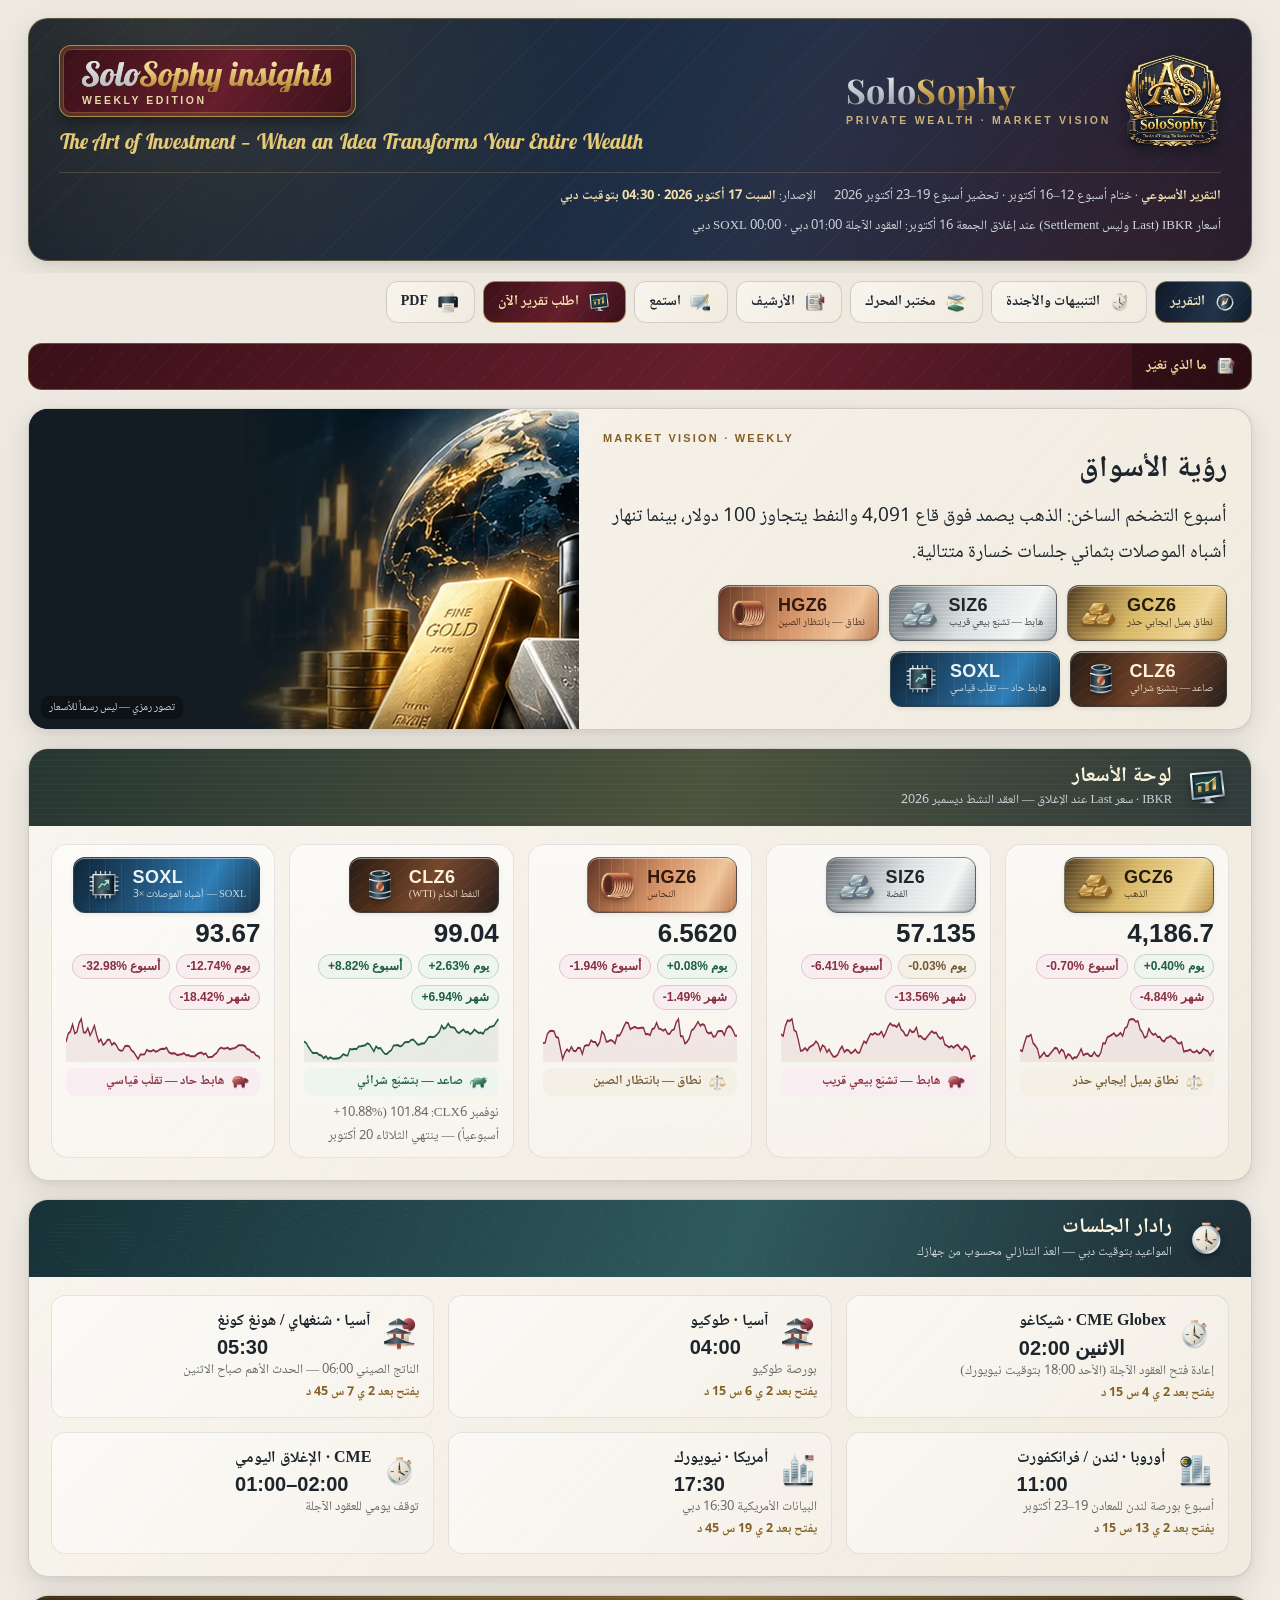
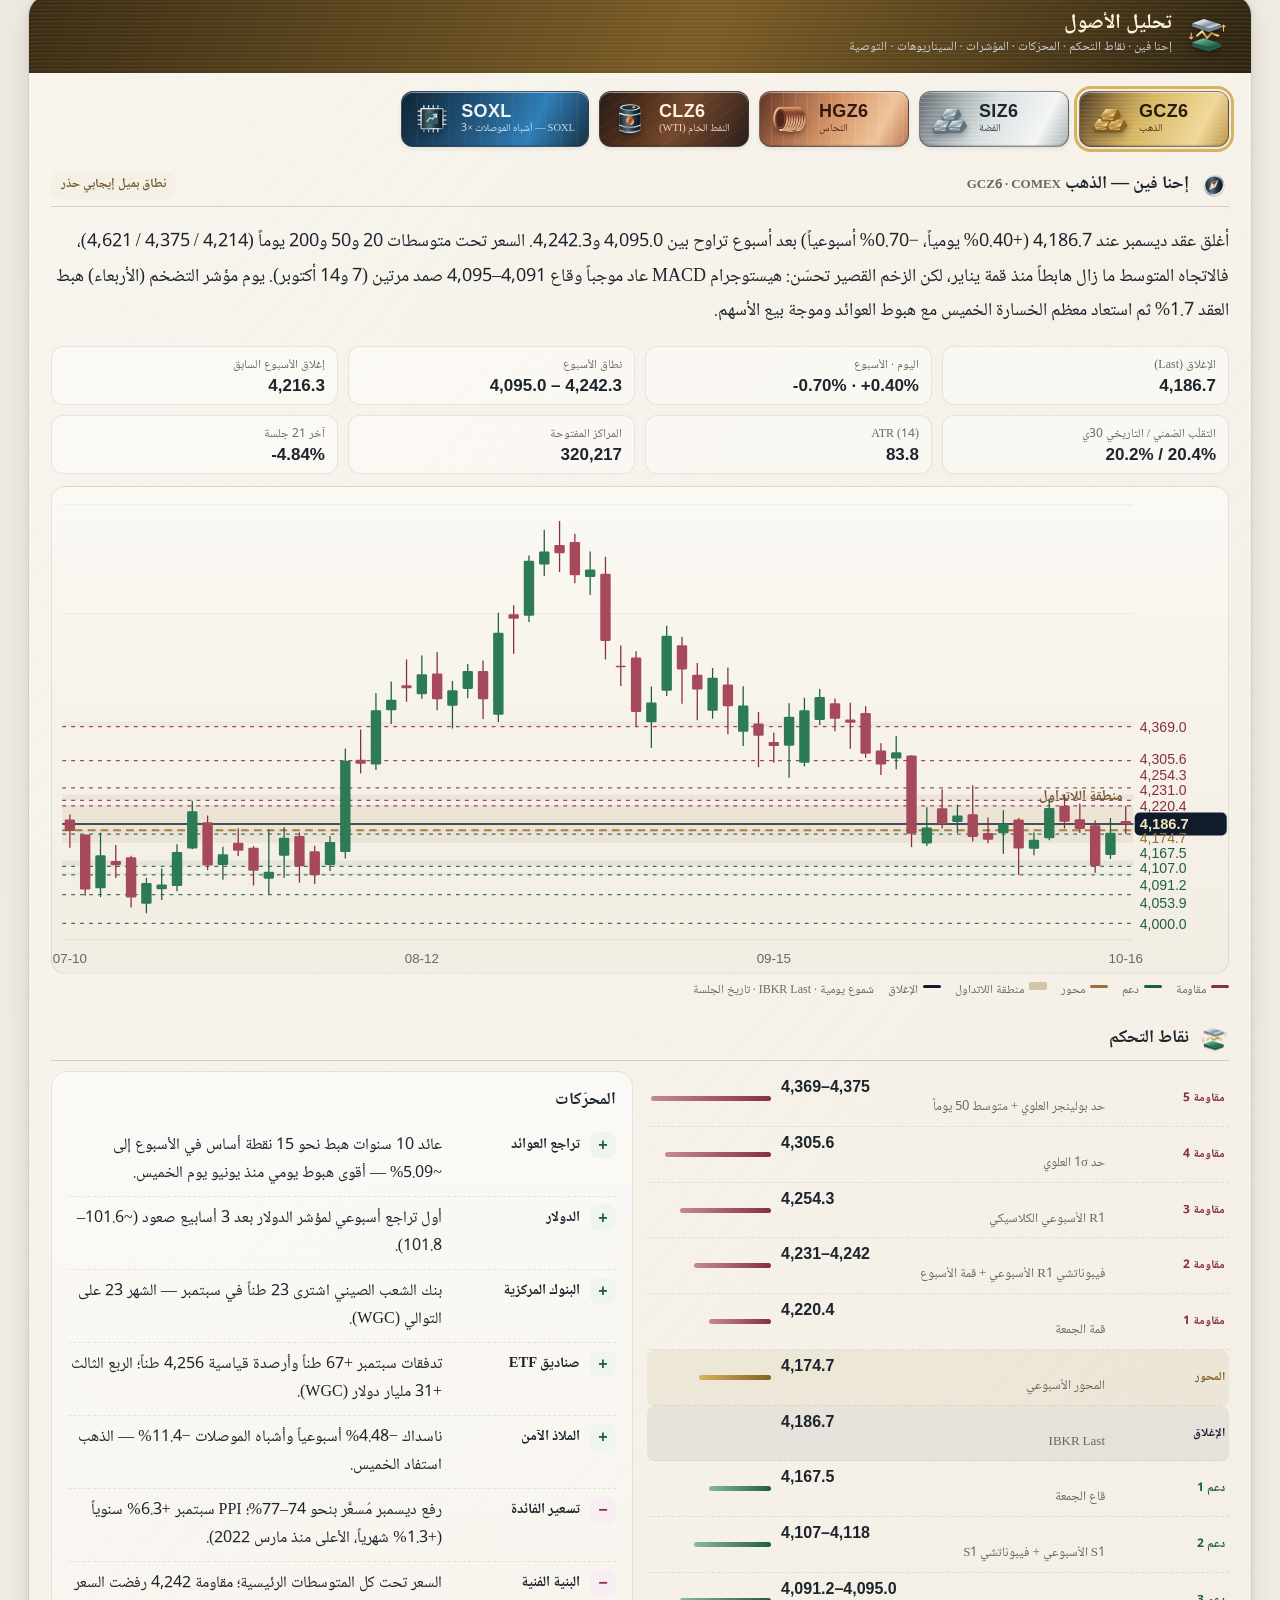
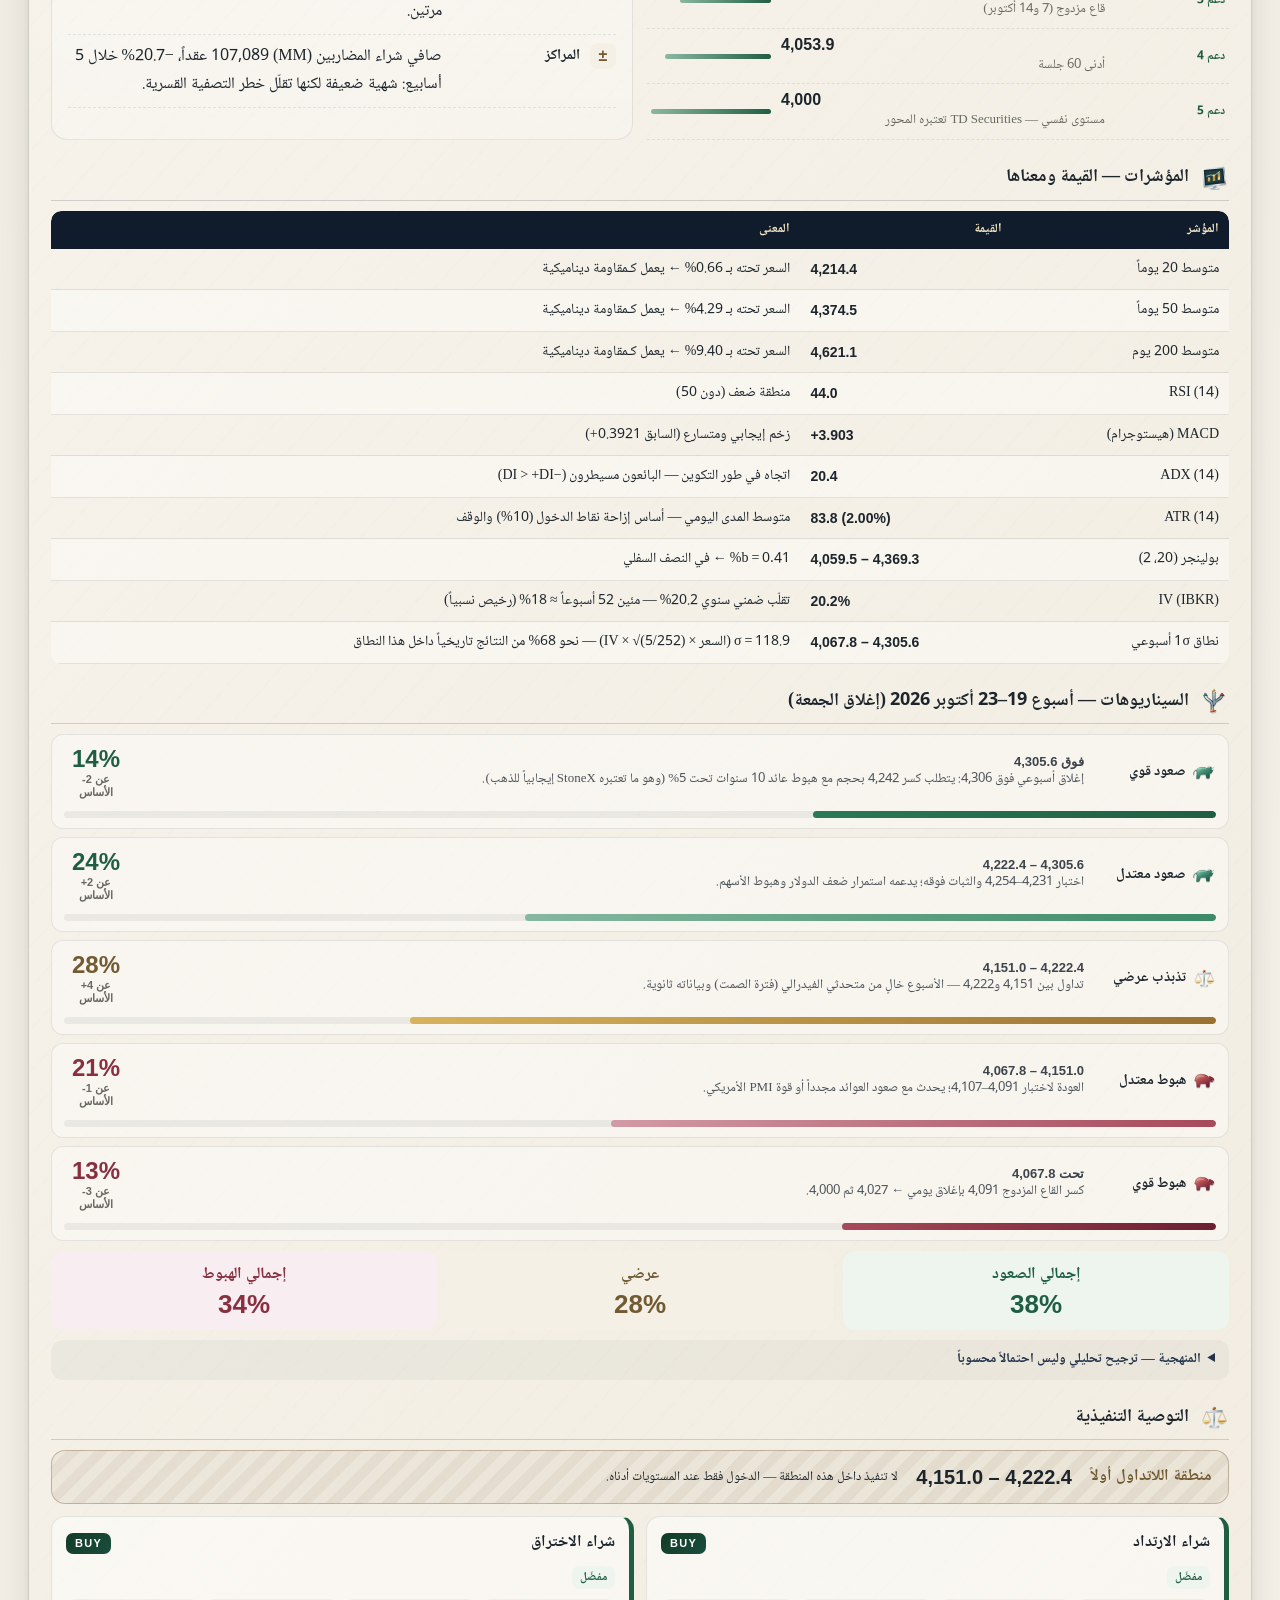
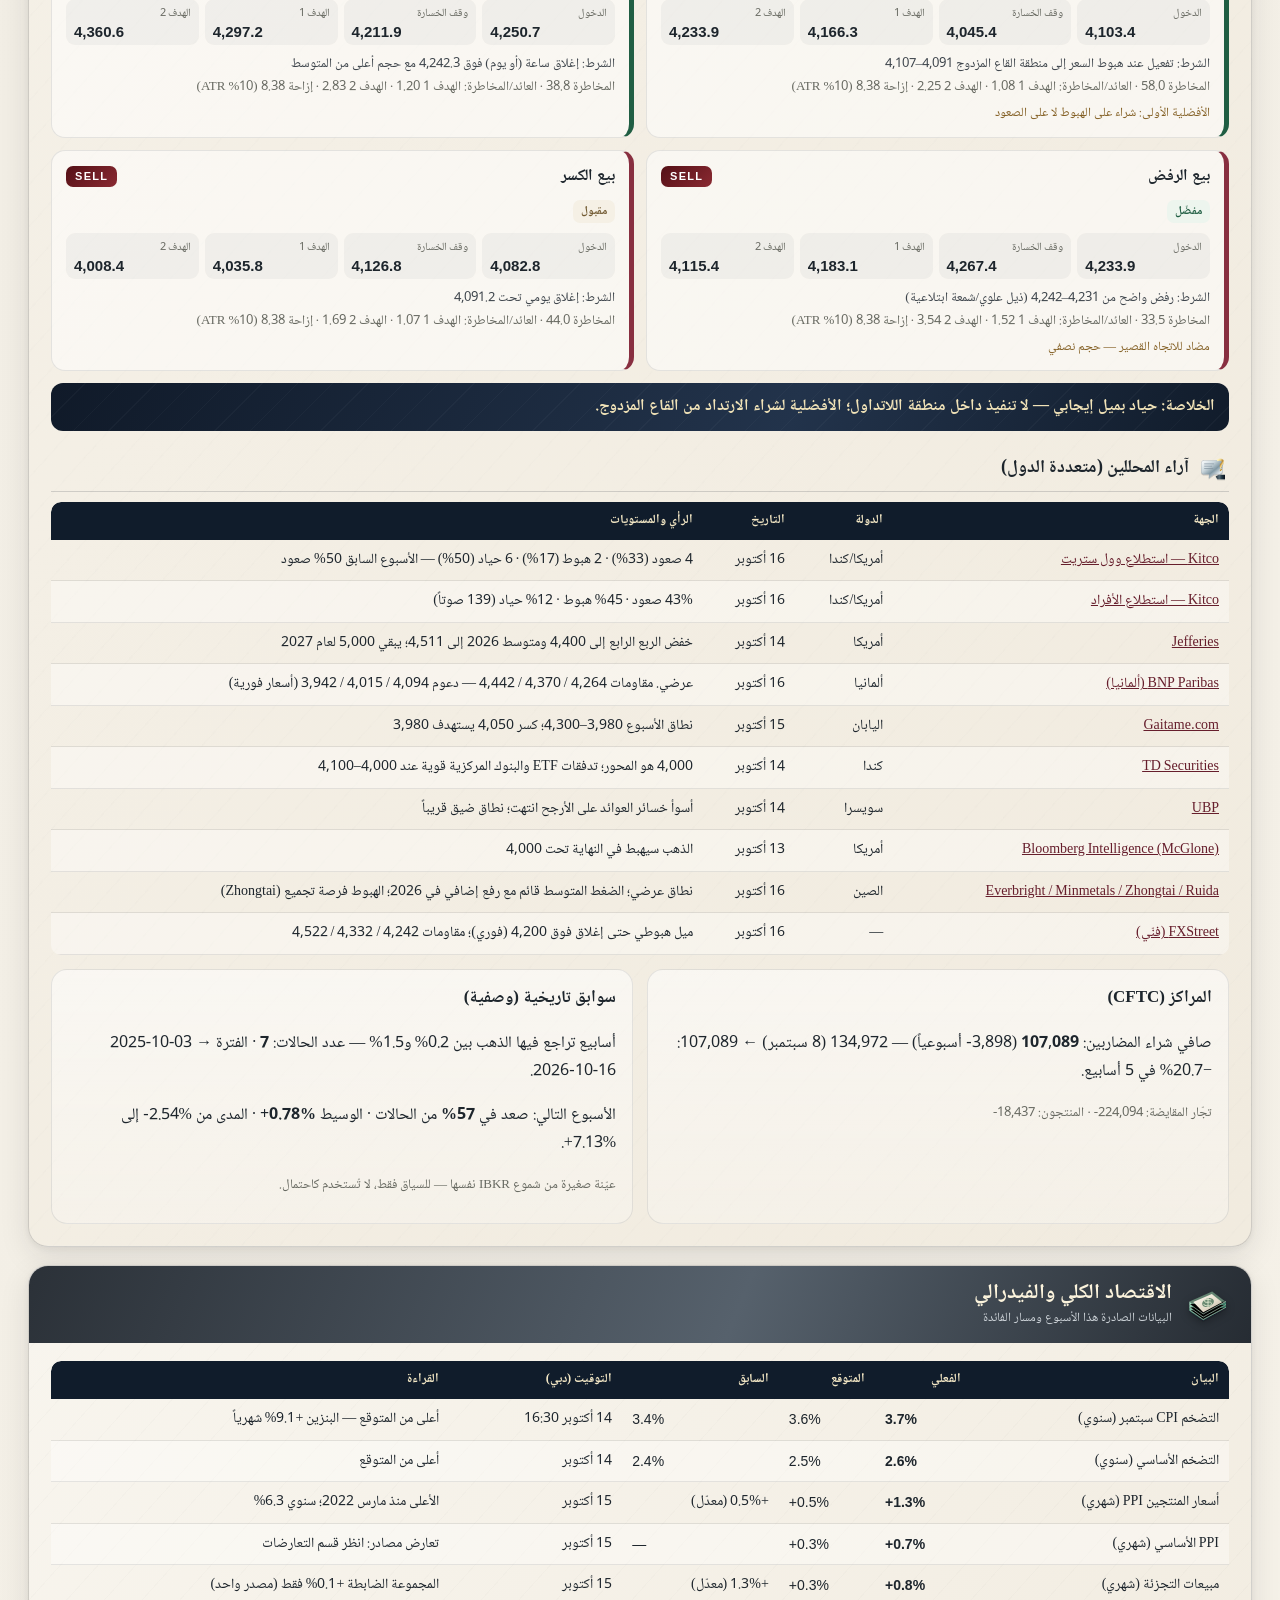
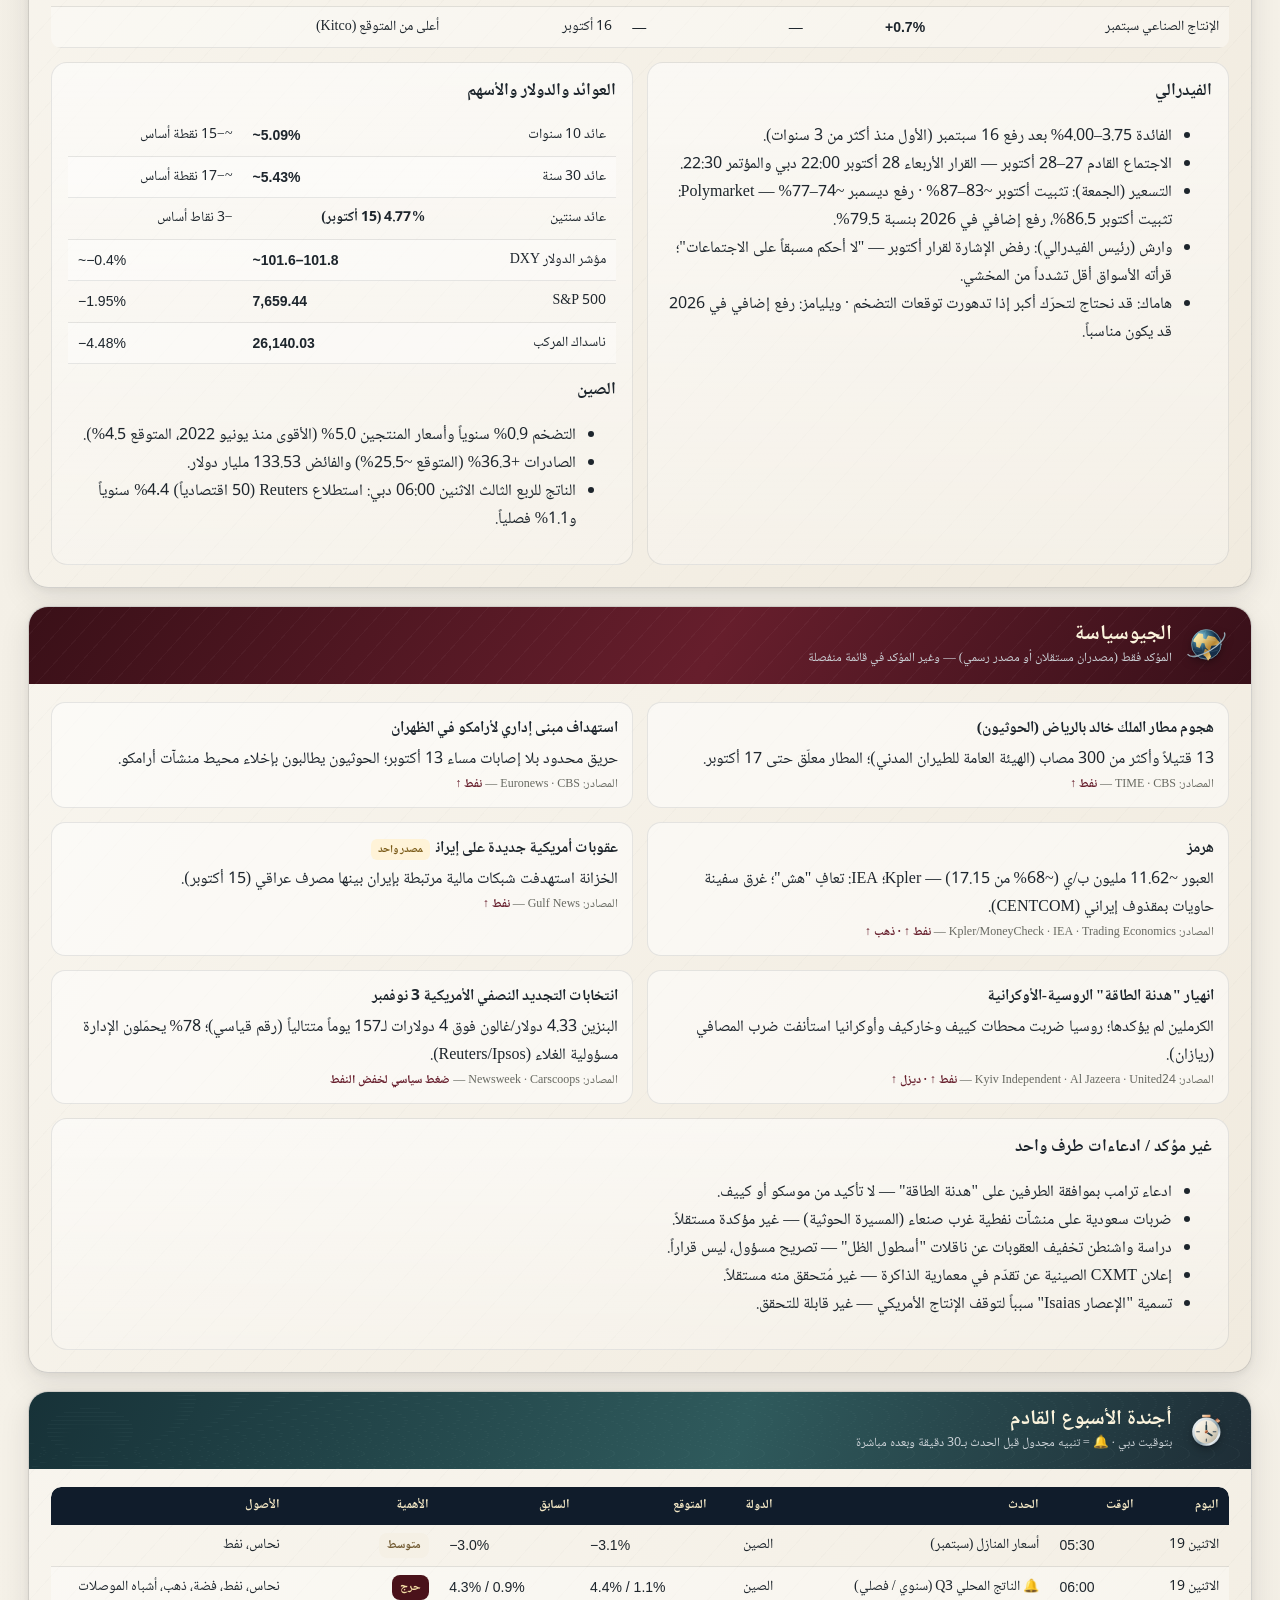
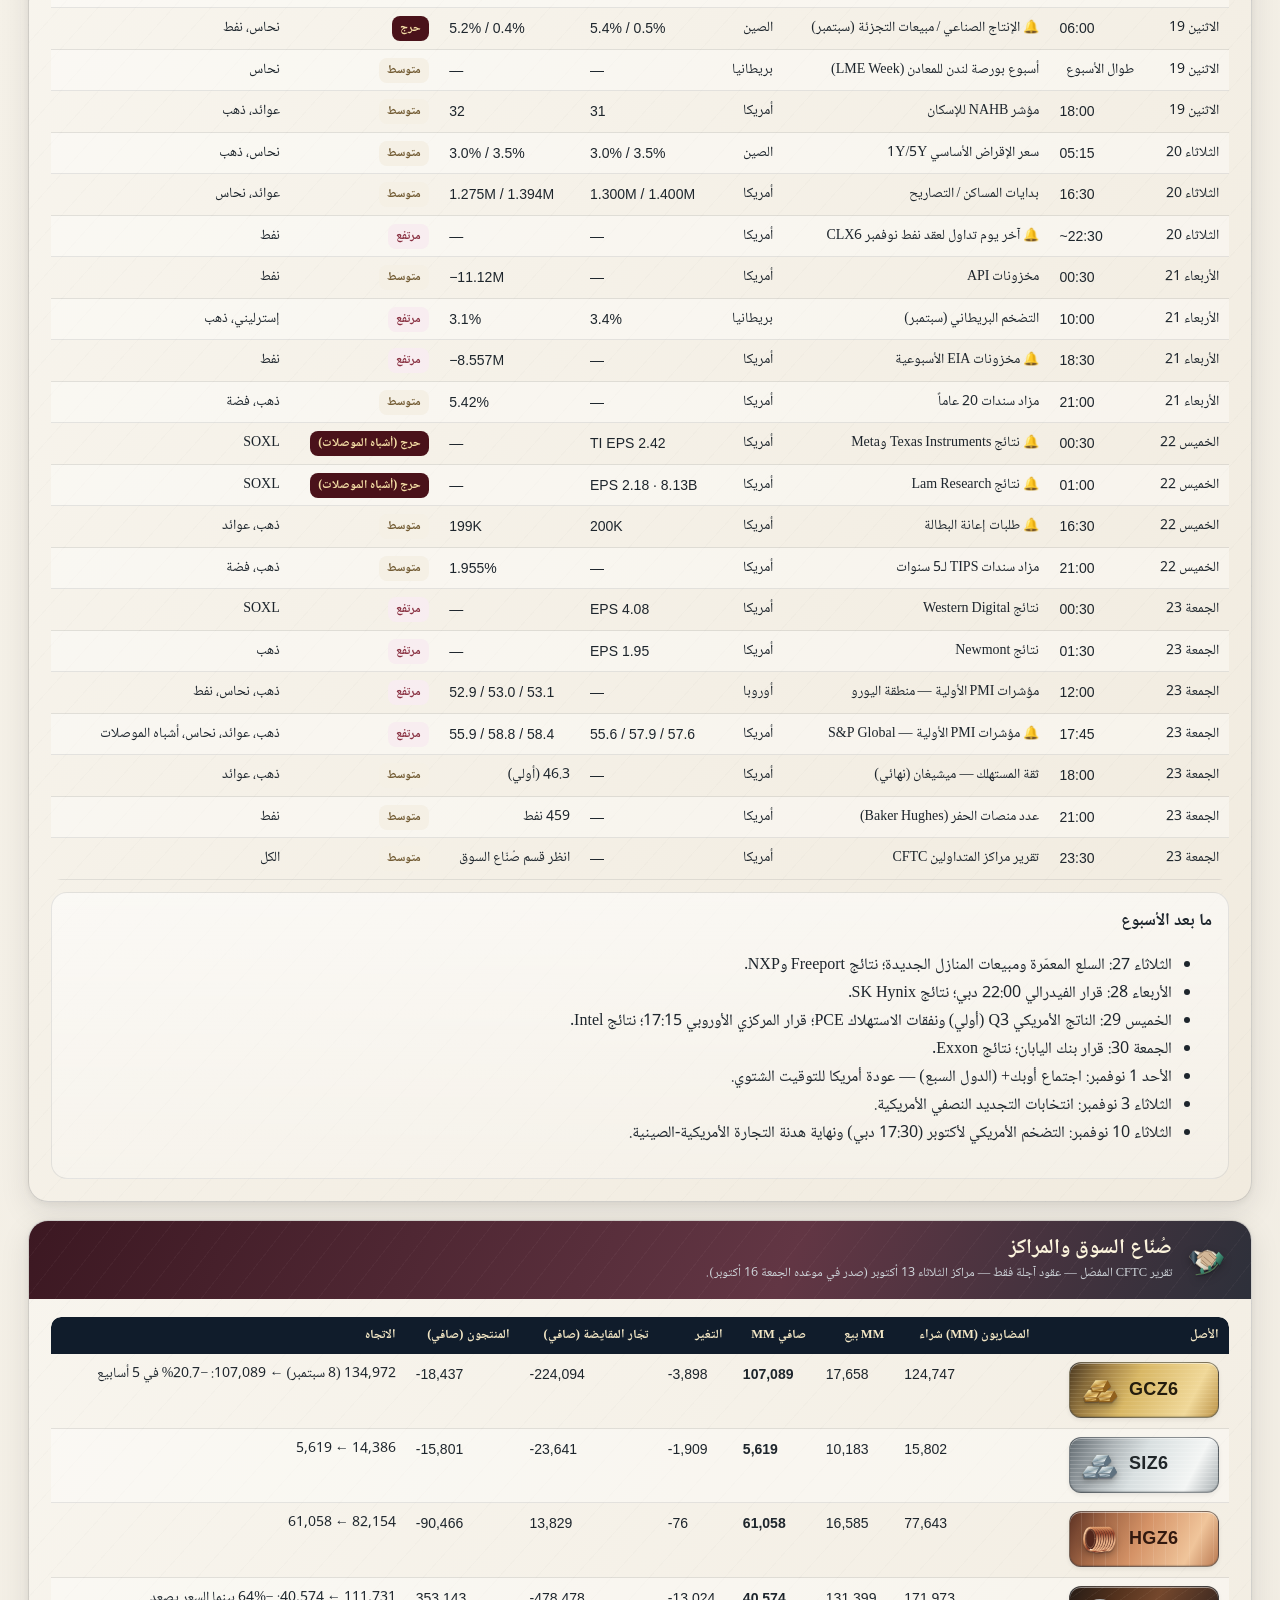
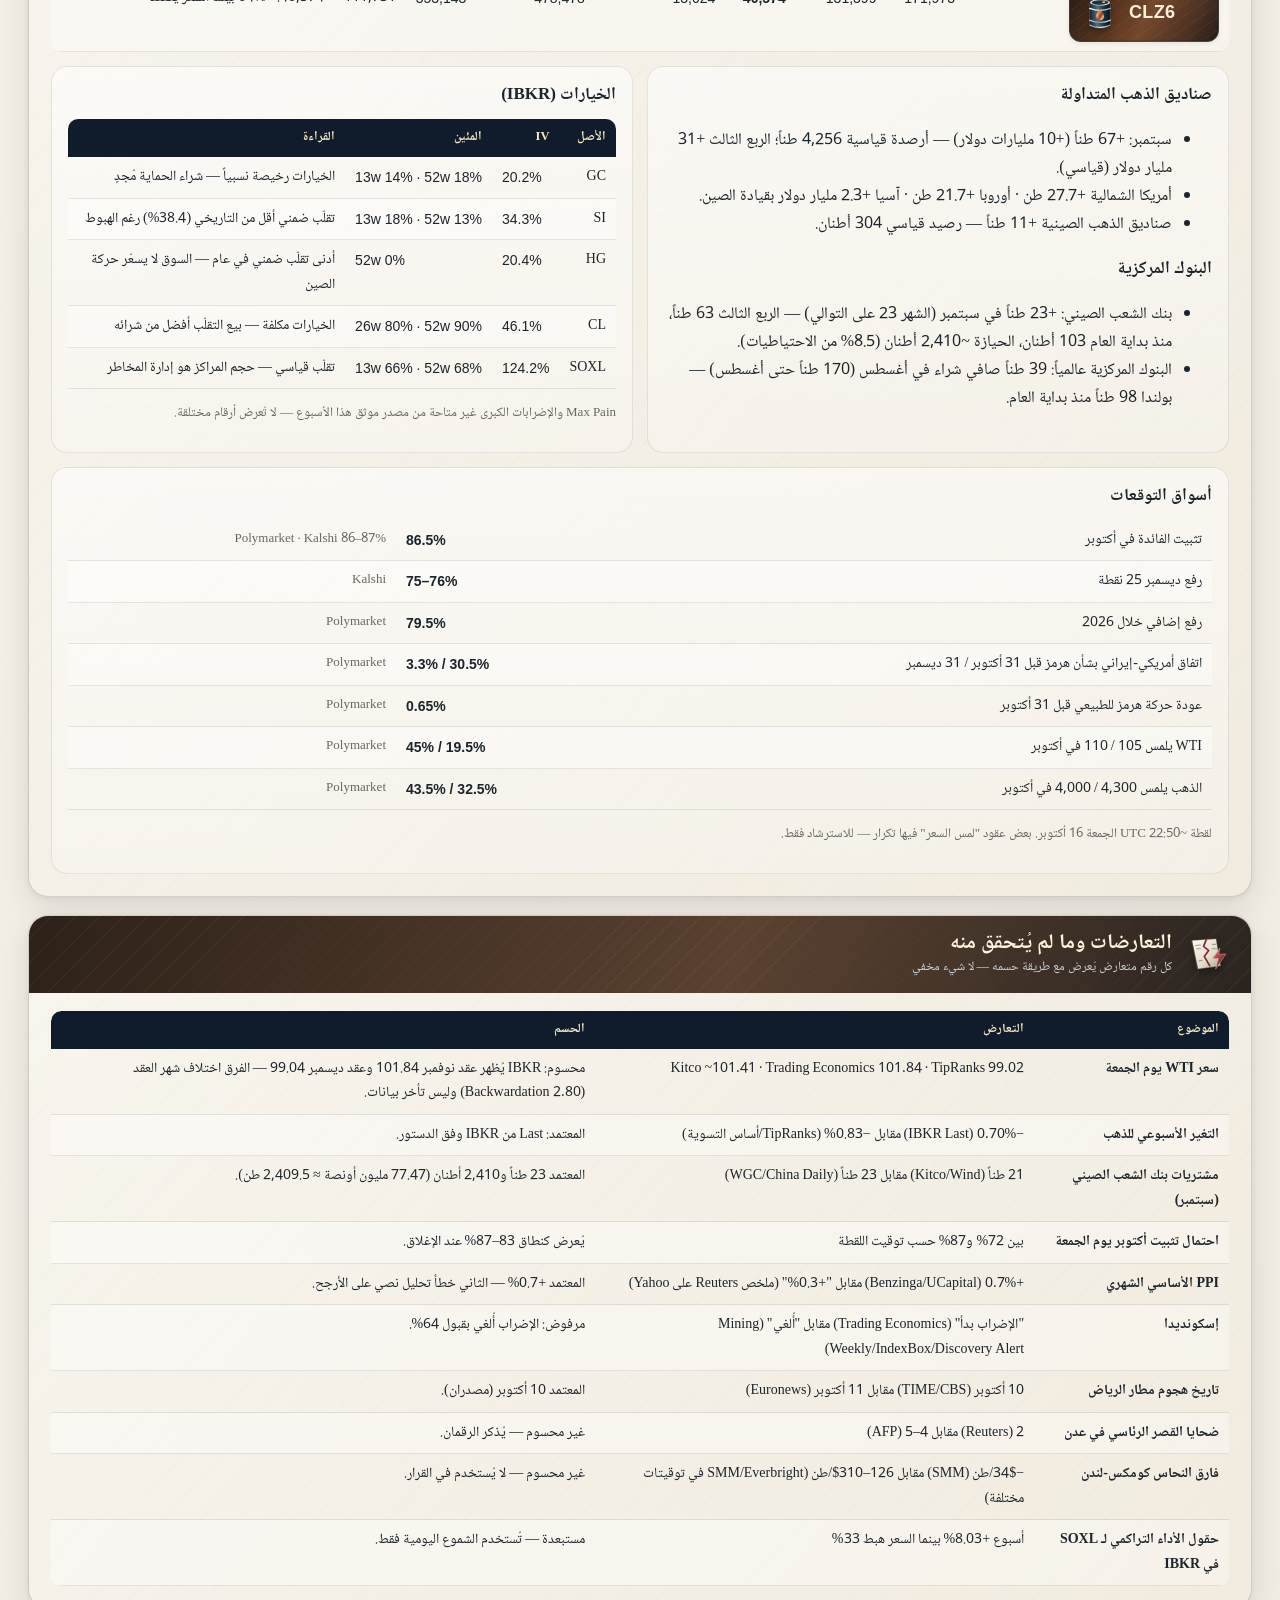
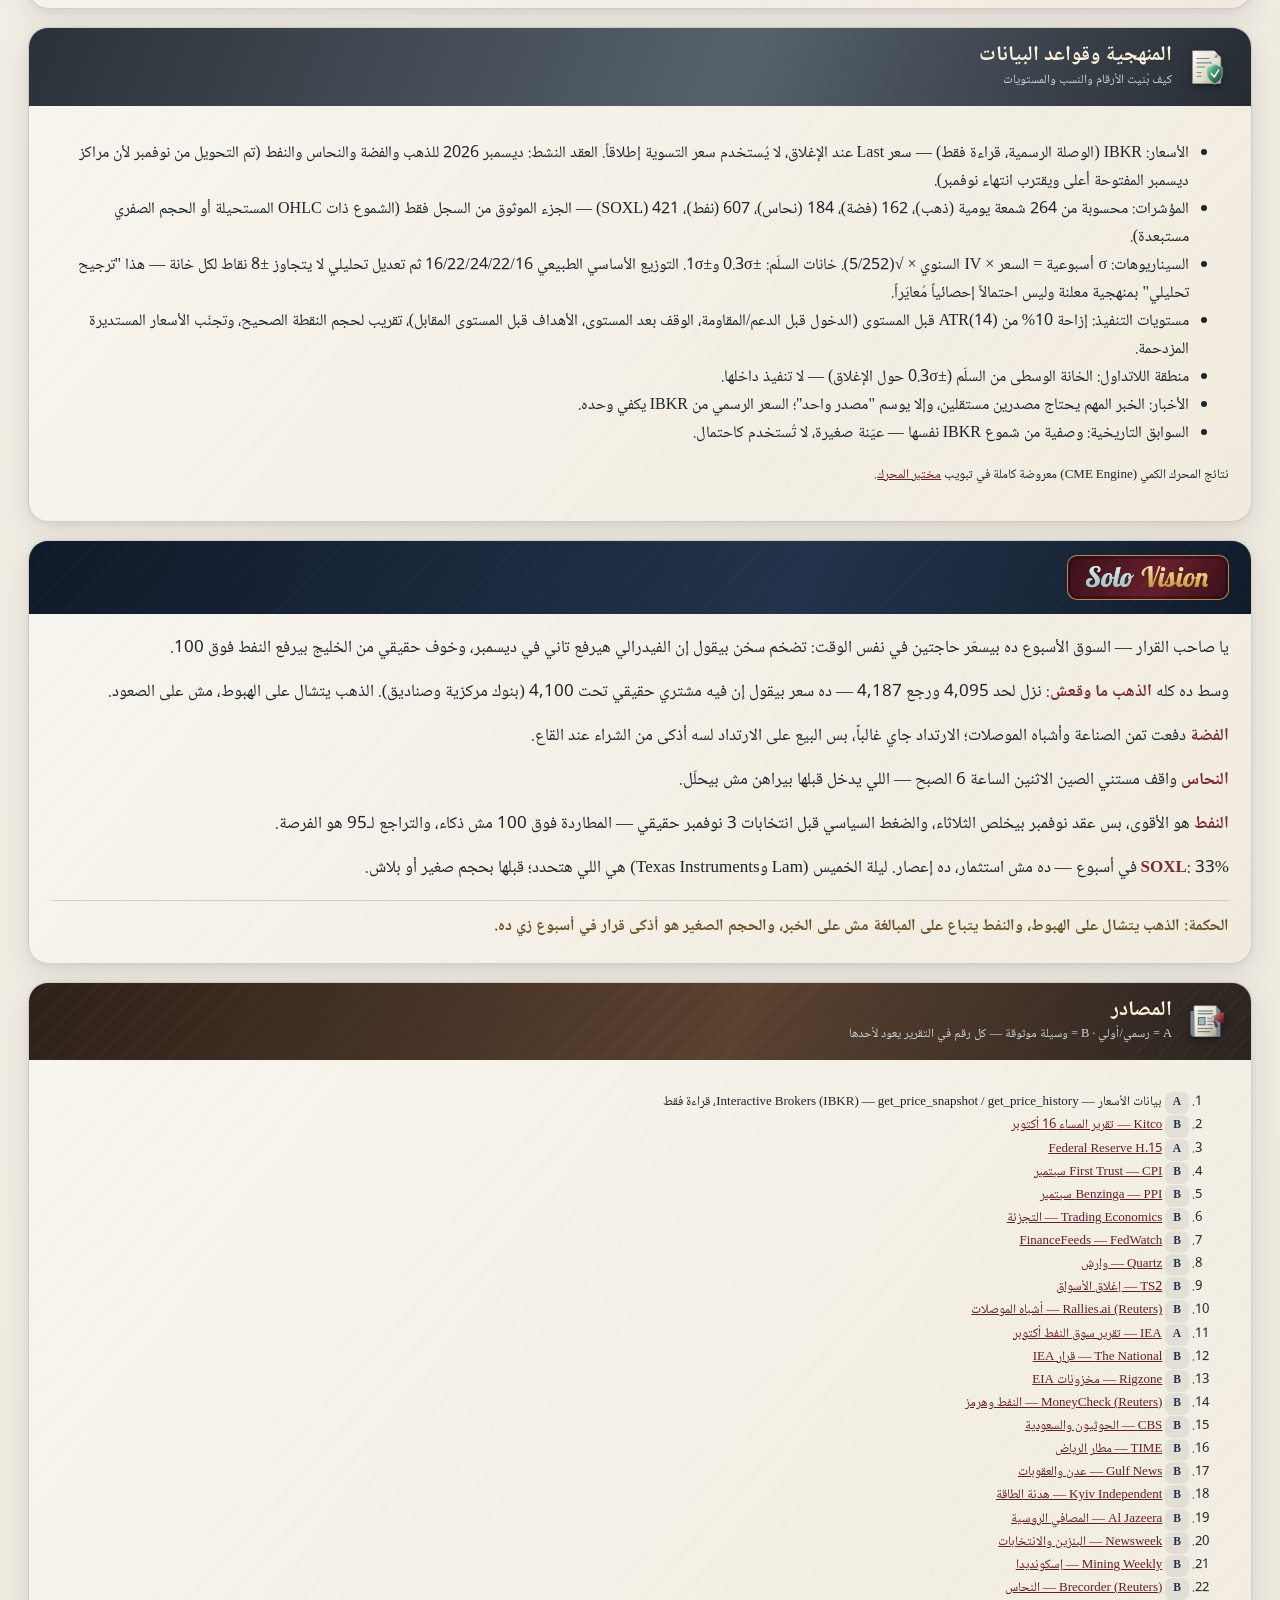
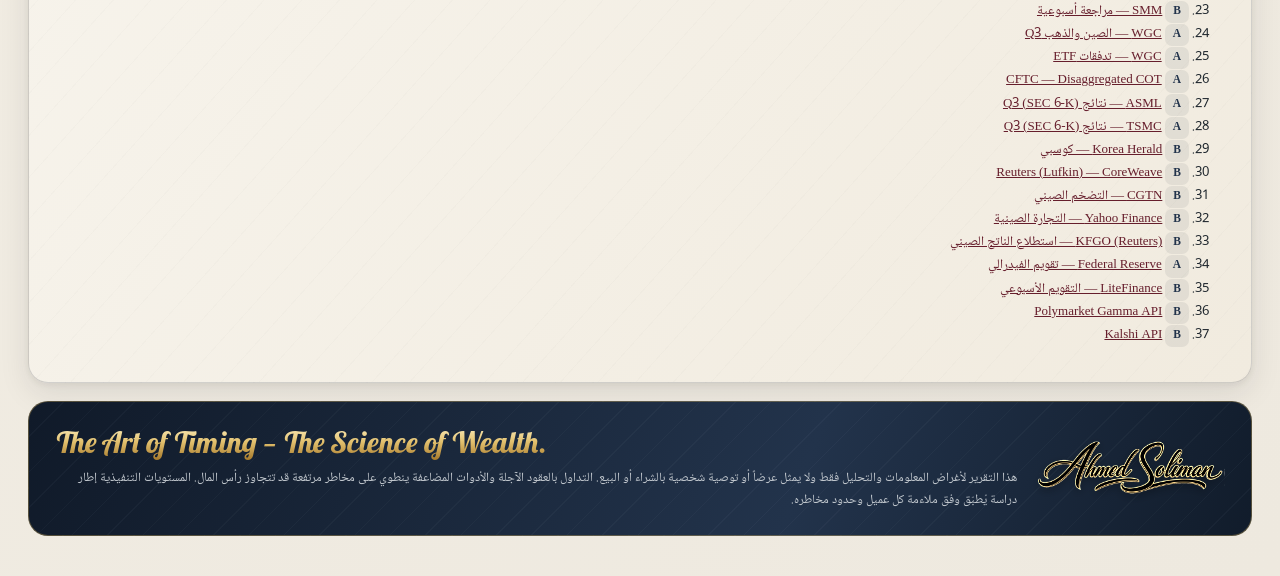
<file: index.html>
<!doctype html>
<html lang="ar" dir="rtl">
<head>
<meta charset="utf-8">
<meta name="viewport" content="width=device-width,initial-scale=1,viewport-fit=cover">
<title>SoloSophy Insights</title>
<meta name="description" content="SoloSophy Insights — تقارير الأسواق للذهب والفضة والنحاس والنفط وأشباه الموصلات">
<meta name="theme-color" content="#101c2b">
<link rel="icon" href="assets/img/favicon.png">
<link rel="preconnect" href="https://fonts.googleapis.com"><link rel="preconnect" href="https://fonts.gstatic.com" crossorigin>
<link href="https://fonts.googleapis.com/css2?family=Lobster+Two:ital@1&family=Playfair+Display:wght@700&display=swap" rel="stylesheet">
<link rel="stylesheet" href="app.css?v=3">
</head>
<body>
<div class="wrap">
  <header class="hdr" id="top">
    <div class="hdr-inner">
      <div class="lockup">
        <img src="assets/img/logo.webp" alt="SoloSophy">
        <div class="company"><span class="s1">Solo</span><span class="s2">Sophy</span><small>PRIVATE WEALTH · MARKET VISION</small></div>
      </div>
      <div class="titleblock">
        <div class="plaque-title"><b><i>Solo</i>Sophy insights</b><span id="edition">Market Vision Edition</span></div>
        <div class="slogan" id="slogan">The Art of Investment — When an Idea Transforms Your Entire Wealth</div>
      </div>
    </div>
    <div class="hdr-meta" id="hdrMeta"><span>جارِ التحميل…</span></div>
  </header>
</div>

<nav class="nav" aria-label="أقسام التطبيق">
  <div class="wrap" role="tablist">
    <button class="tab" role="tab" data-view="report" aria-selected="true"><img src="assets/icons/compass.svg" alt="">التقرير</button>
    <button class="tab" role="tab" data-view="alerts"><img src="assets/icons/clock.svg" alt="">التنبيهات والأجندة</button>
    <button class="tab" role="tab" data-view="engine"><img src="assets/icons/levels.svg" alt="">مختبر المحرك</button>
    <button class="tab" role="tab" data-view="archive"><img src="assets/icons/news.svg" alt="">الأرشيف</button>
    <button class="tab" role="tab" data-view="listen"><img src="assets/icons/chat.svg" alt="">استمع</button>
    <button class="tab cta" role="tab" data-view="generate"><img src="assets/icons/monitor.svg" alt="">اطلب تقرير الآن</button>
    <button class="tab noprint" id="printBtn" title="حفظ PDF"><img src="assets/icons/print.svg" alt="">PDF</button>
  </div>
</nav>

<main class="wrap">
  <div class="ticker" id="ticker"><div class="lbl"><img src="assets/icons/news.svg" alt="">ما الذي تغيّر</div><div class="track"><div class="run" id="tickerRun"></div></div></div>
  <section id="view-report" class="view"></section>
  <section id="view-alerts" class="view hide"></section>
  <section id="view-engine" class="view hide"></section>
  <section id="view-archive" class="view hide"></section>
  <section id="view-listen" class="view hide"></section>
  <section id="view-generate" class="view hide"></section>

  <footer class="ftr">
    <img src="assets/img/signature.png" alt="Ahmed Soliman">
    <div>
      <div class="tl">The Art of Timing — The Science of Wealth.</div>
      <div class="disc" id="disclaimer">هذا التقرير لأغراض المعلومات والتحليل فقط ولا يمثل توصية شخصية.</div>
    </div>
  </footer>
</main>
<script src="app.js?v=3"></script>
</body>
</html>
</file>
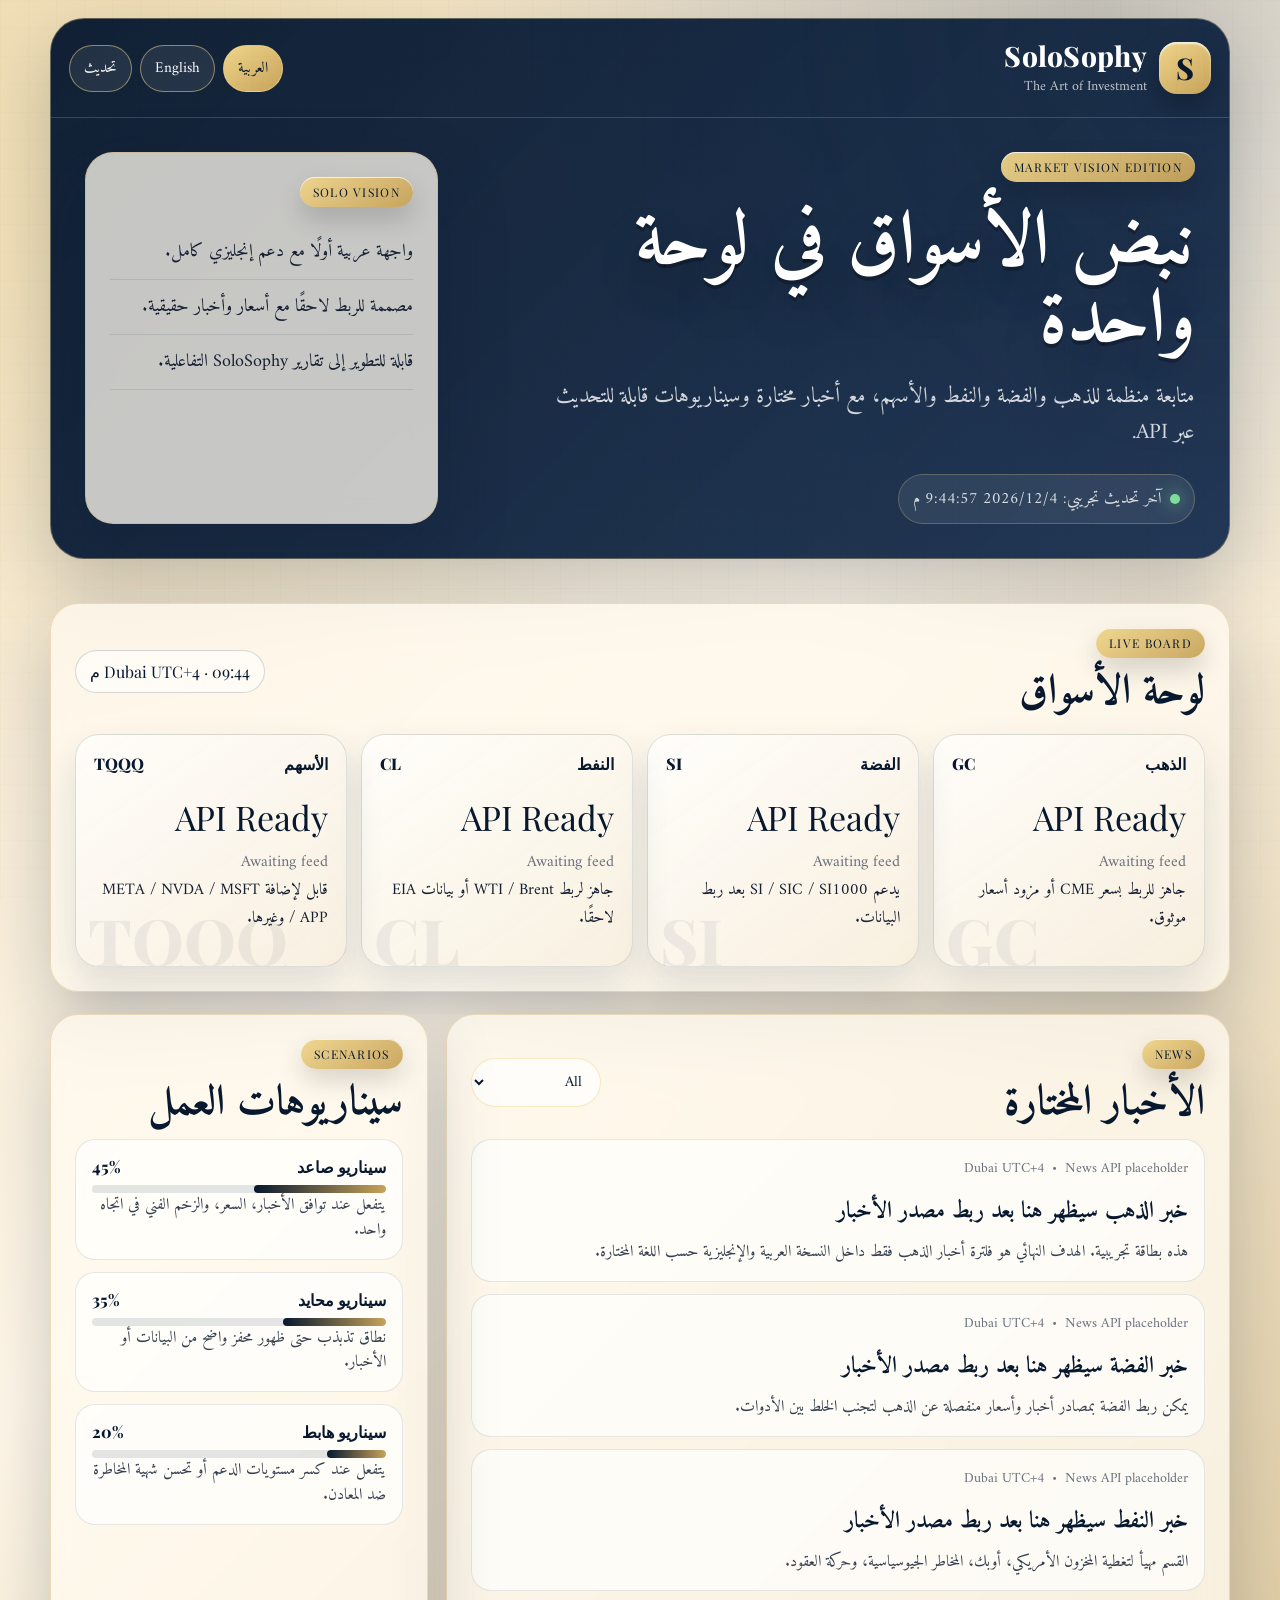
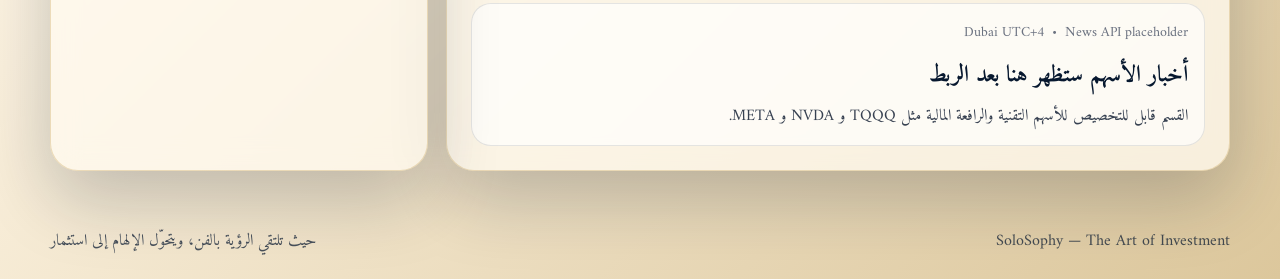
<file: legacy/prototype_2026/index.html>
<!doctype html>
<html lang="ar" dir="rtl">
<head>
  <meta charset="UTF-8" />
  <meta name="viewport" content="width=device-width, initial-scale=1.0" />
  <title>SoloSophy — The Art of Investment</title>
  <meta name="description" content="SoloSophy market intelligence web app prototype for gold, silver, oil and equities." />
  <link rel="preconnect" href="https://fonts.googleapis.com">
  <link rel="preconnect" href="https://fonts.gstatic.com" crossorigin>
  <link href="https://fonts.googleapis.com/css2?family=Amiri:wght@400;700&family=Playfair+Display:wght@600;700;800&display=swap" rel="stylesheet">
  <link rel="stylesheet" href="styles.css" />
</head>
<body>
  <div class="app-shell">
    <header class="hero">
      <nav class="topbar">
        <div class="brand-lockup">
          <div class="brand-mark">S</div>
          <div>
            <div class="brand-name">SoloSophy</div>
            <div class="brand-subtitle">The Art of Investment</div>
          </div>
        </div>
        <div class="actions">
          <button class="chip active" data-lang="ar">العربية</button>
          <button class="chip" data-lang="en">English</button>
          <button class="chip" id="refreshBtn">تحديث</button>
        </div>
      </nav>

      <section class="hero-grid">
        <div class="hero-copy">
          <div class="eyebrow">Market Vision Edition</div>
          <h1 data-i18n="heroTitle">نبض الأسواق في لوحة واحدة</h1>
          <p data-i18n="heroText">متابعة منظمة للذهب والفضة والنفط والأسهم، مع أخبار مختارة وسيناريوهات قابلة للتحديث عبر API.</p>
          <div class="status-row">
            <span class="status-dot"></span>
            <span id="lastUpdated">جارٍ التحميل...</span>
          </div>
        </div>
        <aside class="vision-card">
          <div class="card-label">Solo Vision</div>
          <ul id="visionList"></ul>
        </aside>
      </section>
    </header>

    <main>
      <section class="section-block">
        <div class="section-head">
          <div>
            <span class="section-kicker">Live Board</span>
            <h2 data-i18n="marketsTitle">لوحة الأسواق</h2>
          </div>
          <div class="session-pill" id="sessionState">Dubai UTC+4</div>
        </div>
        <div class="market-grid" id="marketGrid"></div>
      </section>

      <section class="section-block split-layout">
        <div class="news-panel">
          <div class="section-head compact">
            <div>
              <span class="section-kicker">News</span>
              <h2 data-i18n="newsTitle">الأخبار المختارة</h2>
            </div>
            <select id="assetFilter" aria-label="Asset filter">
              <option value="all">All</option>
              <option value="gold">Gold</option>
              <option value="silver">Silver</option>
              <option value="oil">Oil</option>
              <option value="equities">Equities</option>
            </select>
          </div>
          <div class="news-list" id="newsList"></div>
        </div>

        <aside class="scenario-panel">
          <span class="section-kicker">Scenarios</span>
          <h2 data-i18n="scenarioTitle">سيناريوهات العمل</h2>
          <div id="scenarioList"></div>
        </aside>
      </section>
    </main>
  </div>

  <footer>
    <div>SoloSophy — The Art of Investment</div>
    <div>حيث تلتقي الرؤية بالفن، ويتحوّل الإلهام إلى استثمار</div>
  </footer>

  <script src="app.js"></script>
</body>
</html>
</file>
<file: app.css>
/* SoloSophy Insights — Web App
   Identity: SoloSophy Studio (ivory reading surface, deep navy frame, burgundy + engraved gold brand).
   FIXED (do not change per report): tokens below, header lockup (logo right of company name; report plaque + slogan on the left),
   product plaques per family, section-header language, Solo Vision block before footer, footer slogan + signature.
   VARIABLE (per report): data, edition label, section order inside the report body, chart content, tags. */
@font-face{font-family:"Noto Naskh Arabic";font-weight:400;font-display:swap;src:url(assets/fonts/NotoNaskhArabic-400.woff2) format("woff2")}
@font-face{font-family:"Noto Naskh Arabic";font-weight:700;font-display:swap;src:url(assets/fonts/NotoNaskhArabic-700.woff2) format("woff2")}
@font-face{font-family:"SoloSignature";font-display:swap;src:url(assets/fonts/SoloSignature.otf) format("opentype")}

:root{
  --ink:#1d252c;--muted:#676961;--navy:#101c2b;--navy2:#22334b;--ivory:#f7f4ed;--burgundy:#4a121a;--burgundy2:#661e2c;
  --g1:#846025;--g2:#987230;--g3:#d7b35d;--g4:#eddb9e;--metal:#98a1a9;
  --c-gc:#85621d;--c-si:#5b646a;--c-cl:#804524;--c-hg:#a9562e;--c-soxl:#42677a;
  --up:#205e43;--up-light:#edf5ee;--down:#882f40;--down-light:#f8edf0;--range:#725b33;--range-light:#f5f0e5;
  --edge:rgba(66,73,80,.21);--edge-soft:rgba(66,73,80,.12);--radius:20px;--gutter:clamp(12px,2.2vw,28px);
  --page:linear-gradient(130deg,#ede9e0,#f5f1e8 53%,#eee9df);
  --paper:repeating-linear-gradient(132deg,transparent 0 27px,rgba(43,49,53,.014) 27px 28px),linear-gradient(125deg,#f8f5ee,#f1ebdf);
  --navy-surface:repeating-linear-gradient(135deg,transparent 0 24px,rgba(220,228,236,.032) 24px 25px),linear-gradient(110deg,#101a29,#22334b 63%,#111c2b);
  --brand-surface:repeating-linear-gradient(132deg,transparent 0 18px,rgba(255,235,235,.035) 18px 19px),linear-gradient(120deg,#3a1018,#661e2c 56%,#381019);
  --frame-surface:linear-gradient(135deg,#ccd1d2,#4b5864 20%,#202c38 67%,#98a1a9);
  --serif:"Noto Naskh Arabic","Geeza Pro",Tahoma,serif;--latin:"Avenir Next","Segoe UI",Arial,sans-serif;
  --script:"SoloSignature","Lobster Two","Snell Roundhand","Apple Chancery",cursive;
  --display:"Playfair Display",Georgia,serif;
  --shadow:0 10px 30px rgba(26,32,40,.10),0 2px 6px rgba(26,32,40,.06);
}
*{box-sizing:border-box}
html{scroll-behavior:smooth;-webkit-text-size-adjust:100%}
body{margin:0;background:var(--page);color:var(--ink);font:16px/1.75 var(--serif);direction:rtl;min-height:100vh}
a{color:var(--burgundy2)}
img{max-width:100%}
.num,.ltr{direction:ltr;unicode-bidi:isolate;font-variant-numeric:tabular-nums}
.wrap{width:min(1240px,calc(100% - 2*var(--gutter)));margin:0 auto}
.muted{color:var(--muted)}
.small{font-size:13px}
.hide{display:none!important}

/* ---------- header (FIXED) ---------- */
.hdr{margin-top:18px;border-radius:var(--radius);background:var(--navy-surface);color:#eef0f1;padding:26px 30px 22px;position:relative;overflow:hidden;border:1px solid rgba(215,179,93,.35);box-shadow:var(--shadow)}
.hdr:before{content:"";position:absolute;inset:0;background:radial-gradient(circle at 12% 0%,rgba(215,179,93,.16),transparent 38%),radial-gradient(circle at 92% 110%,rgba(102,30,44,.35),transparent 45%);pointer-events:none}
.hdr-inner{position:relative;display:grid;grid-template-columns:auto minmax(0,1fr);gap:24px;align-items:center}
.lockup{display:flex;align-items:center;gap:14px}
.lockup img{width:96px;filter:drop-shadow(0 4px 6px rgba(0,0,0,.35))}
.company{font:700 34px/1 var(--display);letter-spacing:.01em;direction:ltr}
.company .s1{background:linear-gradient(180deg,#f5f6f7,#b7c0c8 60%,#7d8892);-webkit-background-clip:text;background-clip:text;color:transparent}
.company .s2{background:linear-gradient(180deg,#fff2c0,#d7b35d 45%,#8a6424);-webkit-background-clip:text;background-clip:text;color:transparent}
.company small{display:block;font:600 10.5px/1.4 var(--latin);letter-spacing:.26em;color:#c9b27a;margin-top:6px;-webkit-text-fill-color:#c9b27a}
.titleblock{justify-self:end;text-align:left;direction:ltr;display:flex;flex-direction:column;align-items:flex-start;gap:10px;min-width:0}
.plaque-title{display:inline-flex;flex-direction:column;gap:2px;padding:10px 22px 9px;border-radius:12px;background:var(--brand-surface);border:1px solid rgba(215,179,93,.75);box-shadow:inset 0 0 0 3px rgba(26,8,12,.35),inset 0 0 0 4px rgba(215,179,93,.35),0 6px 14px rgba(0,0,0,.35)}
.plaque-title b{font:400 34px/1.05 var(--script);color:transparent;background:linear-gradient(180deg,#fff3c7,#e2c06d 50%,#a77a2c);-webkit-background-clip:text;background-clip:text}
.plaque-title b i{font-style:normal;background:linear-gradient(180deg,#f2f4f6,#aab3bb);-webkit-background-clip:text;background-clip:text}
.plaque-title span{font:700 10.5px/1.3 var(--latin);letter-spacing:.24em;color:#e7d7a6;text-transform:uppercase}
.slogan{font:400 21px/1.35 var(--script);color:#e6c977;max-width:640px}
.hdr-meta{position:relative;margin-top:16px;display:flex;flex-wrap:wrap;gap:8px 18px;font-size:13px;color:#cfd6dc;border-top:1px solid rgba(215,179,93,.22);padding-top:12px}
.hdr-meta b{color:#f0dfab;font-weight:700}

/* ---------- nav ---------- */
.nav{position:sticky;top:0;z-index:40;margin-top:12px;padding:8px 0;background:linear-gradient(180deg,rgba(237,233,224,.97),rgba(237,233,224,.9));backdrop-filter:blur(6px)}
.nav .wrap{display:flex;gap:8px;overflow-x:auto;scrollbar-width:none}
.nav .wrap::-webkit-scrollbar{display:none}
.tab{flex:0 0 auto;display:inline-flex;align-items:center;gap:8px;padding:8px 14px;border-radius:12px;border:1px solid var(--edge);background:var(--paper);color:var(--ink);font:700 14px var(--serif);cursor:pointer;white-space:nowrap}
.tab img{width:24px;height:24px}
.tab[aria-selected="true"]{background:var(--navy-surface);color:#f3e6bf;border-color:rgba(215,179,93,.6)}
.tab.cta{background:var(--brand-surface);color:#f6e4ae;border-color:rgba(215,179,93,.7)}

/* ---------- ticker ---------- */
.ticker{margin-top:12px;border-radius:14px;background:var(--brand-surface);color:#f5e9ec;display:flex;align-items:center;overflow:hidden;border:1px solid rgba(215,179,93,.35)}
.ticker .lbl{flex:0 0 auto;display:flex;align-items:center;gap:8px;padding:10px 14px;background:rgba(0,0,0,.25);font-weight:700;color:#f3dca0;font-size:14px}
.ticker .lbl img{width:22px}
.ticker .track{flex:1;overflow:hidden;white-space:nowrap;mask-image:linear-gradient(90deg,transparent,#000 4%,#000 96%,transparent)}
.ticker .run{display:inline-block;padding-inline-start:100%;animation:tick 70s linear infinite;font-size:14px}
.ticker:hover .run{animation-play-state:paused}
.ticker .run span{margin-inline-end:42px}
.ticker .run span:before{content:"◆";color:#d7b35d;margin-inline-end:10px;font-size:10px}
@keyframes tick{from{transform:translateX(0)}to{transform:translateX(100%)}}
@media (prefers-reduced-motion:reduce){.ticker .run{animation:none;padding:0;white-space:normal}}

/* ---------- sections ---------- */
.sec{margin-top:18px;border-radius:var(--radius);background:var(--paper);border:1px solid var(--edge);box-shadow:var(--shadow);overflow:hidden}
.sec-h{display:flex;align-items:center;gap:13px;padding:14px 22px;min-height:70px;background:var(--section-fill,var(--navy-surface));color:#f4f5f5}
.sec-h img{width:44px;height:44px;flex:0 0 auto;filter:drop-shadow(0 3px 4px rgba(0,0,0,.3))}
.sec-h h2{margin:0;font:700 21px/1.3 var(--serif);color:#fbf3dc}
.sec-h p{margin:0;font-size:12.5px;color:#cdd3d8}
.sec-h .end{margin-inline-start:auto;display:flex;gap:8px;align-items:center}
.sec-b{padding:18px 22px 22px}
.f-green{--section-fill:repeating-linear-gradient(0deg,transparent 0 5px,#d6d0b00a 5px 6px),linear-gradient(112deg,#263631,#4c533d 55%,#303b3b)}
.f-plum{--section-fill:repeating-linear-gradient(128deg,transparent 0 22px,#f8d9dc09 22px 23px),linear-gradient(112deg,#3c1822,#623644 62%,#2d303a)}
.f-teal{--section-fill:repeating-radial-gradient(ellipse at 5% 80%,transparent 0 23px,#b9ddd509 24px 25px),linear-gradient(112deg,#173238,#2f5a5c 58%,#1e2d36)}
.f-brown{--section-fill:repeating-linear-gradient(135deg,transparent 0 16px,#ffe3c00a 16px 17px),linear-gradient(112deg,#2d2119,#5a4130 58%,#2a2420)}
.f-gold{--section-fill:repeating-linear-gradient(0deg,transparent 0 3px,rgba(255,241,201,.08) 3px 4px),linear-gradient(112deg,#3a2c14,#7a5c26 55%,#2e2412)}
.f-steel{--section-fill:linear-gradient(112deg,#2b3138,#56616c 58%,#262c33)}
.f-burg{--section-fill:var(--brand-surface)}
.grid{display:grid;gap:14px}
.g2{grid-template-columns:repeat(2,minmax(0,1fr))}
.g3{grid-template-columns:repeat(3,minmax(0,1fr))}
.g5{grid-template-columns:repeat(5,minmax(0,1fr))}
.card{background:linear-gradient(180deg,rgba(255,255,255,.55),rgba(255,255,255,.25));border:1px solid var(--edge-soft);border-radius:16px;padding:14px 16px}
.card h3{margin:0 0 8px;font-size:17px}
.kicker{font:700 11px/1.4 var(--latin);letter-spacing:.2em;color:var(--g1);text-transform:uppercase;direction:ltr}
.lead{font-size:18px;line-height:1.9}

/* ---------- product plaques (FIXED per family) ---------- */
.plaque{position:relative;display:inline-flex;align-items:center;gap:9px;min-width:150px;padding:7px 13px 7px 10px;min-height:56px;border:1px solid rgba(70,77,83,.6);border-radius:12px;background:var(--family-texture),var(--family-material);color:var(--plaque-ink);box-shadow:inset 0 1px 0 rgba(255,255,255,.47),inset 0 -1px 1px rgba(21,26,29,.2),0 2px 4px rgba(35,40,44,.08);direction:ltr;text-align:left;font-family:var(--latin);white-space:nowrap;line-height:1.15;cursor:pointer}
.plaque img{width:40px;height:40px;filter:drop-shadow(0 3px 3px rgba(0,0,0,.28))}
.plaque b{display:block;font:800 18px/1 var(--latin);letter-spacing:.02em}
.plaque small{display:block;font-size:10.5px;opacity:.85;margin-top:3px;font-family:var(--serif);direction:rtl}
.plaque.sel{outline:3px solid #d7b35d;outline-offset:2px}
[data-family="gc"]{--accent:#98722c;--plaque-ink:#241c0e;--family-texture:repeating-linear-gradient(0deg,transparent 0 3px,rgba(255,241,201,.1) 3px 4px);--family-material:linear-gradient(117deg,#4b3921 0%,#a28246 22%,#d8b765 43%,#f0d899 80%,#bd9449 100%)}
[data-family="si"]{--accent:#7e878c;--plaque-ink:#202629;--family-texture:repeating-linear-gradient(0deg,transparent 0 3px,rgba(255,255,255,.16) 3px 4px);--family-material:linear-gradient(117deg,#636c72 0%,#abb2b5 26%,#d8dfe0 47%,#f3f5f4 80%,#a9b0b3 100%)}
[data-family="cl"]{--accent:#955c3a;--plaque-ink:#fff1dc;--family-texture:repeating-linear-gradient(145deg,transparent 0 9px,rgba(255,234,207,.045) 9px 10px);--family-material:linear-gradient(117deg,#261c16,#54321d 29%,#75482d 53%,#4a3023 82%,#251d18)}
[data-family="hg"]{--accent:#ad633f;--plaque-ink:#32190f;--family-texture:repeating-linear-gradient(90deg,transparent 0 11px,rgba(252,233,216,.12) 11px 12px);--family-material:linear-gradient(117deg,#5e3324 0%,#a66a48 24%,#d59367 48%,#f0c59b 80%,#bb7a52 100%)}
[data-family="soxl"]{--accent:#2f7fb8;--plaque-ink:#e9f4f7;--family-texture:repeating-linear-gradient(90deg,transparent 0 15px,rgba(255,255,255,.06) 15px 16px);--family-material:linear-gradient(117deg,#0f2536,#245b86 45%,#2f7fb8 70%,#173246)}

/* ---------- hero ---------- */
.hero{display:grid;grid-template-columns:minmax(0,1.1fr) minmax(0,.9fr);gap:0}
.hero .txt{padding:22px 24px}
.hero h1{margin:4px 0 8px;font:700 30px/1.35 var(--serif)}
.hero .headline{font-size:19px;line-height:1.9;margin:6px 0 14px}
.hero .imgwrap{position:relative;min-height:240px;background:#0d141d url(assets/img/hero.webp) center/cover no-repeat}
.hero .imgwrap:after{content:"تصور رمزي — ليس رسماً للأسعار";position:absolute;bottom:10px;left:12px;font-size:11px;color:#d9dee2;background:rgba(0,0,0,.35);padding:2px 8px;border-radius:8px}
.plaques{display:flex;flex-wrap:wrap;gap:10px}

/* ---------- price board ---------- */
.pcard{position:relative;border-radius:16px;padding:12px 14px 10px;background:linear-gradient(180deg,rgba(255,255,255,.62),rgba(255,255,255,.3));border:1px solid var(--edge-soft);display:flex;flex-direction:column;gap:6px;cursor:pointer;transition:transform .15s}
.pcard:hover{transform:translateY(-2px)}
.pcard .top{display:flex;justify-content:space-between;align-items:center;gap:8px}
.pcard .px{font:800 26px/1.1 var(--latin);direction:ltr;text-align:right}
.chips{display:flex;flex-wrap:wrap;gap:6px}
.chip{display:inline-flex;align-items:center;gap:4px;padding:2px 9px;border-radius:999px;font:700 12px/1.6 var(--latin);direction:ltr;border:1px solid transparent}
.chip.up{background:var(--up-light);color:var(--up);border-color:rgba(32,94,67,.2)}
.chip.dn{background:var(--down-light);color:var(--down);border-color:rgba(136,47,64,.2)}
.chip.fl{background:var(--range-light);color:var(--range);border-color:rgba(114,91,51,.2)}
.tag{display:inline-flex;align-items:center;gap:6px;padding:3px 10px;border-radius:9px;font-size:12.5px;font-weight:700}
.tag img{width:20px}
.tag.bullish{background:var(--up-light);color:var(--up)}
.tag.bearish{background:var(--down-light);color:var(--down)}
.tag.range{background:var(--range-light);color:var(--range)}
.spark{width:100%;height:46px}
.pcard .stance{font-size:13px;color:#3b4148;line-height:1.6}

/* ---------- sessions ---------- */
.sess{border-radius:14px;padding:12px 14px;border:1px solid var(--edge-soft);background:linear-gradient(135deg,rgba(255,255,255,.55),rgba(255,255,255,.2))}
.sess .h{display:flex;align-items:center;gap:10px}
.sess img{width:38px}
.sess .t{font:800 20px var(--latin);direction:ltr}
.sess .cd{font-size:12.5px;color:var(--g1);font-weight:700}

/* ---------- asset deep dive ---------- */
.asset-tabs{display:flex;flex-wrap:wrap;gap:10px;margin-bottom:16px}
.facts{display:grid;grid-template-columns:repeat(4,minmax(0,1fr));gap:10px;margin:12px 0}
.fact{border-radius:12px;padding:8px 12px;background:rgba(255,255,255,.45);border:1px solid var(--edge-soft)}
.fact small{display:block;font-size:12px;color:var(--muted)}
.fact b{font:800 17px var(--latin);direction:ltr;display:block;text-align:right}
.subh{display:flex;align-items:center;gap:10px;margin:22px 0 10px;padding-bottom:6px;border-bottom:1px solid var(--edge)}
.subh img{width:30px}
.subh h3{margin:0;font-size:18px}
.chart{width:100%;height:auto;display:block;border-radius:14px;background:linear-gradient(180deg,#fbf9f4,#f2ede2);border:1px solid var(--edge-soft)}
.legend{display:flex;flex-wrap:wrap;gap:6px 14px;font-size:12px;color:var(--muted);margin-top:6px}
.legend i{display:inline-block;width:18px;height:3px;border-radius:2px;vertical-align:middle;margin-inline-end:5px}

/* level ladder */
.lvl{display:grid;grid-template-columns:110px minmax(0,1fr) 120px;align-items:center;gap:10px;padding:7px 4px;border-bottom:1px dashed var(--edge-soft)}
.lvl .k{font-size:12px;font-weight:700}
.lvl .v{font:800 16px var(--latin);direction:ltr;text-align:left}
.lvl .bar{height:5px;border-radius:4px}
.lvl.r .k{color:var(--down)}.lvl.r .bar{background:linear-gradient(90deg,#c48a96,var(--down))}
.lvl.s .k{color:var(--up)}.lvl.s .bar{background:linear-gradient(90deg,#8bb7a0,var(--up))}
.lvl.p{background:rgba(152,114,48,.08);border-radius:8px}.lvl.p .k{color:var(--g1)}.lvl.p .bar{background:linear-gradient(90deg,#d7b35d,#846025)}
.lvl.now{background:rgba(16,28,43,.06);border-radius:8px}.lvl.now .k{color:var(--navy)}

/* drivers */
.drv{display:grid;grid-template-columns:28px 130px minmax(0,1fr);gap:8px;padding:8px 0;border-bottom:1px dashed var(--edge-soft);align-items:start}
.drv .s{width:26px;height:26px;border-radius:8px;display:grid;place-items:center;font:800 16px var(--latin)}
.drv .s.p{background:var(--up-light);color:var(--up)}.drv .s.m{background:var(--down-light);color:var(--down)}.drv .s.n{background:var(--range-light);color:var(--range)}
.drv b{font-size:14.5px}

/* tables */
.tbl{width:100%;border-collapse:separate;border-spacing:0;font-size:14px}
.tbl th{font-size:12.5px;color:#f3e7c5;background:var(--navy);padding:8px 10px;text-align:right;position:sticky;top:0}
.tbl th:first-child{border-start-start-radius:10px}.tbl th:last-child{border-start-end-radius:10px}
.tbl td{padding:8px 10px;border-bottom:1px solid var(--edge-soft);vertical-align:top}
.tbl tr:nth-child(even) td{background:rgba(255,255,255,.35)}
.tbl td.n{font-family:var(--latin);direction:ltr;text-align:left;white-space:nowrap}
.tblwrap{overflow-x:auto;border-radius:10px}
.imp{font-size:12px;font-weight:700;padding:2px 8px;border-radius:8px;white-space:nowrap}
.imp.crit{background:#4a121a;color:#f5dfa6}.imp.high{background:var(--down-light);color:var(--down)}.imp.med{background:var(--range-light);color:var(--range)}
.bell{font-size:13px}

/* scenario ladder */
.ladder{display:flex;flex-direction:column;gap:8px}
.rung{display:grid;grid-template-columns:120px minmax(0,1fr) 64px;gap:12px;align-items:center;padding:10px 12px;border-radius:12px;border:1px solid var(--edge-soft);background:rgba(255,255,255,.4)}
.rung .nm{font-weight:700;font-size:14.5px;display:flex;align-items:center;gap:6px}
.rung .nm img{width:24px}
.rung .rg{font:700 13px var(--latin);direction:ltr;text-align:right;color:#3d444b}
.rung .why{font-size:13px;color:#4b5258;line-height:1.65}
.rung .w{font:800 24px var(--latin);text-align:center}
.rung .bar{grid-column:1/-1;height:7px;border-radius:5px;background:rgba(0,0,0,.06);overflow:hidden}
.rung .bar i{display:block;height:100%;border-radius:5px}
.rung.strong_up .w,.rung.mild_up .w{color:var(--up)}.rung.strong_up .bar i{background:linear-gradient(90deg,#2a7a57,#205e43)}.rung.mild_up .bar i{background:linear-gradient(90deg,#86b89f,#3c8a66)}
.rung.range .w{color:var(--range)}.rung.range .bar i{background:linear-gradient(90deg,#d7b35d,#987230)}
.rung.mild_down .w,.rung.strong_down .w{color:var(--down)}.rung.mild_down .bar i{background:linear-gradient(90deg,#d29aa6,#a64a5b)}.rung.strong_down .bar i{background:linear-gradient(90deg,#a64a5b,#6d1f2f)}
.totals{display:grid;grid-template-columns:repeat(3,minmax(0,1fr));gap:10px;margin-top:10px}
.total{border-radius:12px;padding:10px 14px;text-align:center;font-weight:700}
.total b{display:block;font:800 26px var(--latin)}
.total.u{background:var(--up-light);color:var(--up)}.total.r{background:var(--range-light);color:var(--range)}.total.d{background:var(--down-light);color:var(--down)}
.tilt{font:700 11px var(--latin);direction:ltr;color:var(--muted)}
details.method{margin-top:10px;border-radius:12px;background:rgba(16,28,43,.04);padding:8px 14px;font-size:13.5px}
details.method summary{cursor:pointer;font-weight:700;color:var(--navy2)}

/* recommendations */
.ntz{border-radius:14px;padding:12px 16px;background:repeating-linear-gradient(135deg,rgba(114,91,51,.06) 0 10px,rgba(114,91,51,.12) 10px 20px);border:1px solid rgba(114,91,51,.35);display:flex;flex-wrap:wrap;gap:8px 18px;align-items:center}
.ntz b.v{font:800 20px var(--latin);direction:ltr}
.ntz .lbl{font-weight:800;color:var(--range)}
.setups{display:grid;grid-template-columns:repeat(2,minmax(0,1fr));gap:12px;margin-top:12px}
.setup{border-radius:14px;padding:12px 14px;border:1px solid var(--edge-soft);background:rgba(255,255,255,.5);position:relative}
.setup.long{border-inline-start:5px solid var(--up)}.setup.short{border-inline-start:5px solid var(--down)}
.setup .hd{display:flex;align-items:center;justify-content:space-between;gap:8px;margin-bottom:6px}
.setup .hd b{font-size:16px}
.action{font:800 11px/1 var(--latin);letter-spacing:.12em;padding:5px 9px;border-radius:7px;color:#fff;direction:ltr}
.action.buy{background:linear-gradient(135deg,#123b25,#1b4d3e)}.action.sell{background:linear-gradient(135deg,#541016,#8a2a32)}
.grade{font-size:11.5px;font-weight:700;padding:2px 8px;border-radius:7px}
.grade.preferred{background:var(--up-light);color:var(--up)}.grade.acceptable{background:var(--range-light);color:var(--range)}.grade.weak{background:#eceae6;color:#7a7a74}
.lv{display:grid;grid-template-columns:repeat(4,minmax(0,1fr));gap:6px;margin:8px 0}
.lv div{border-radius:9px;background:rgba(16,28,43,.04);padding:5px 8px}
.lv small{display:block;font-size:11px;color:var(--muted)}
.lv b{font:800 15px var(--latin);direction:ltr;display:block}
.setup .cond{font-size:13px;color:#3d444b}
.setup .note{font-size:12.5px;color:var(--g1);margin-top:4px}
.stance{margin-top:12px;border-radius:12px;padding:10px 14px;background:var(--navy-surface);color:#f1e3b8;font-weight:700}

/* geo */
.geo{border-radius:14px;padding:12px 14px;background:rgba(255,255,255,.5);border:1px solid var(--edge-soft)}
.geo h4{margin:0 0 4px;font-size:15.5px}
.geo .src{font-size:12px;color:var(--muted)}
.impact{font-size:12px;font-weight:700;color:var(--burgundy2)}
.single{font-size:11px;background:#fff3d8;color:#7a5a17;padding:1px 7px;border-radius:6px;margin-inline-start:6px}

/* solo vision (FIXED) */
.sv .sec-h{background:var(--navy-surface)}
.sv-plaque{display:inline-flex;padding:6px 18px;border-radius:10px;background:var(--brand-surface);border:1px solid rgba(215,179,93,.75);box-shadow:inset 0 0 0 3px rgba(26,8,12,.35)}
.sv-plaque b{font:400 28px/1.1 var(--script);color:transparent;background:linear-gradient(180deg,#fff3c7,#e2c06d 50%,#a77a2c);-webkit-background-clip:text;background-clip:text;direction:ltr}
.sv-plaque b i{font-style:normal;background:linear-gradient(180deg,#e9fbff,#7fb9c4);-webkit-background-clip:text;background-clip:text}
.sv p{font-size:17px;line-height:2;margin:0 0 10px}
.sv p b{color:#7a2b39}
.sv .wisdom{margin-top:14px;padding-top:12px;border-top:1px solid var(--edge);color:#6b5326;font-weight:700}

/* footer (FIXED) */
.ftr{margin:18px 0 40px;border-radius:var(--radius);background:var(--navy-surface);color:#e9e2cf;padding:22px 26px;display:grid;grid-template-columns:auto minmax(0,1fr);gap:18px;align-items:center;border:1px solid rgba(215,179,93,.35)}
.ftr .tl{font:400 30px/1.2 var(--script);color:transparent;background:linear-gradient(180deg,#fff3c7,#e2c06d 50%,#a77a2c);-webkit-background-clip:text;background-clip:text;direction:ltr;text-align:left}
.ftr .disc{font-size:12.5px;color:#c3c9cf;margin-top:8px;line-height:1.8}
.ftr img{width:190px;filter:drop-shadow(0 3px 4px rgba(0,0,0,.3)) brightness(1.6) sepia(.5)}

/* engine lab */
.banner{border-radius:14px;padding:12px 16px;background:repeating-linear-gradient(135deg,#fff8e6 0 12px,#fff2d1 12px 24px);border:1px solid #e3c983;color:#5e4413;font-size:14.5px}
.state{display:flex;flex-direction:column;gap:4px}
.state .st{font-weight:800;font-size:16px}
.obs{display:grid;grid-template-columns:repeat(2,minmax(0,1fr));gap:2px 12px;font-size:12.5px;margin-top:6px}
.obs span{display:flex;justify-content:space-between;border-bottom:1px dotted var(--edge-soft)}
.obs span b{font-family:var(--latin);direction:ltr}
.pill{display:inline-block;font-size:11.5px;font-weight:700;padding:1px 8px;border-radius:7px;background:rgba(16,28,43,.07);color:var(--navy2)}
.seg{display:inline-flex;border:1px solid var(--edge);border-radius:10px;overflow:hidden}
.seg button{border:0;background:transparent;padding:6px 12px;font:700 13px var(--serif);cursor:pointer;color:var(--ink)}
.seg button.on{background:var(--navy);color:#f3e6bf}
.hitbar{position:relative;height:8px;border-radius:5px;background:rgba(0,0,0,.07);min-width:90px}
.hitbar i{position:absolute;top:0;bottom:0;background:rgba(66,103,122,.35);border-radius:5px}
.hitbar em{position:absolute;top:-3px;width:3px;height:14px;background:var(--navy);border-radius:2px}
.hitbar:after{content:"";position:absolute;left:50%;top:-2px;bottom:-2px;border-left:1px dashed #a33}

/* archive / listen / generate */
.arch{display:flex;align-items:center;gap:12px;padding:12px 14px;border-radius:14px;border:1px solid var(--edge-soft);background:rgba(255,255,255,.5);cursor:pointer;margin-bottom:10px}
.arch:hover{background:rgba(255,255,255,.75)}
.arch .d{font:800 15px var(--latin);direction:ltr;color:var(--navy2);min-width:100px}
.player{display:flex;flex-wrap:wrap;gap:10px;align-items:center}
.btn{display:inline-flex;align-items:center;gap:8px;padding:9px 16px;border-radius:12px;border:1px solid rgba(215,179,93,.6);background:var(--navy-surface);color:#f3e6bf;font:700 14.5px var(--serif);cursor:pointer;text-decoration:none}
.btn.alt{background:var(--brand-surface)}
.btn.light{background:var(--paper);color:var(--ink);border-color:var(--edge)}
.btn:disabled{opacity:.5;cursor:not-allowed}
.chap{display:flex;align-items:center;gap:10px;padding:10px 12px;border-radius:12px;border:1px solid var(--edge-soft);margin-bottom:8px;background:rgba(255,255,255,.45);cursor:pointer}
.chap.on{background:var(--navy-surface);color:#f3e6bf}
.chap .no{font:800 14px var(--latin);width:28px;height:28px;border-radius:8px;display:grid;place-items:center;background:rgba(152,114,48,.15)}
select,input[type=text],textarea{font:15px var(--serif);padding:8px 10px;border-radius:10px;border:1px solid var(--edge);background:#fffdf8;color:var(--ink);width:100%}
label{font-weight:700;font-size:14px;display:block;margin:10px 0 4px}
.opts{display:grid;grid-template-columns:repeat(2,minmax(0,1fr));gap:10px}
.opt{border:1px solid var(--edge);border-radius:14px;padding:10px 12px;cursor:pointer;background:rgba(255,255,255,.45)}
.opt.on{border-color:#987230;box-shadow:0 0 0 2px rgba(152,114,48,.35);background:rgba(255,248,226,.8)}
.opt b{display:block}
.opt small{color:var(--muted)}
.toast{position:fixed;bottom:22px;left:50%;transform:translateX(-50%);background:var(--navy);color:#f3e6bf;padding:10px 18px;border-radius:12px;z-index:99;box-shadow:var(--shadow);font-weight:700}
.empty{padding:20px;text-align:center;color:var(--muted)}
.err{padding:20px;border-radius:14px;background:var(--down-light);color:var(--down)}

/* ---------- responsive ---------- */
@media (max-width:980px){
  .g5{grid-template-columns:repeat(2,minmax(0,1fr))}
  .g3{grid-template-columns:repeat(2,minmax(0,1fr))}
  .facts{grid-template-columns:repeat(2,minmax(0,1fr))}
  .hero{grid-template-columns:1fr}
  .hero .imgwrap{min-height:170px}
}
@media (max-width:680px){
  :root{--gutter:12px}
  body{font-size:15px}
  .hdr{padding:18px 16px 14px}
  .hdr-inner{grid-template-columns:1fr;gap:14px}
  .titleblock{justify-self:stretch}
  .lockup img{width:64px}.company{font-size:26px}
  .plaque-title b{font-size:27px}.slogan{font-size:17px}
  .g2,.g3,.g5,.setups,.opts{grid-template-columns:1fr}
  .lv{grid-template-columns:repeat(2,minmax(0,1fr))}
  .rung{grid-template-columns:96px minmax(0,1fr) 50px}
  .lvl{grid-template-columns:86px minmax(0,1fr) 92px}
  .drv{grid-template-columns:26px minmax(0,1fr)}.drv .t{grid-column:2}
  .ftr{grid-template-columns:1fr}.ftr img{width:150px}
  .sec-h{padding:12px 14px}.sec-b{padding:14px}
  .hero h1{font-size:24px}
  .plaque{min-width:128px}
}
@media print{
  @page{size:A4;margin:8mm}
  *{-webkit-print-color-adjust:exact;print-color-adjust:exact}
  .nav,.ticker,.noprint,#view-listen,#view-generate,#view-alerts,#view-engine,#view-archive,.asset-tabs,.hero .imgwrap{display:none!important}
  html{direction:ltr}
  body{direction:rtl}
  html,body{width:auto;background:#f7f4ed}
  .wrap{width:auto!important;margin:0!important}
  .hdr{margin-top:0}
  .sec{box-shadow:none;break-inside:auto}
  .sec-h,.card,.setup,.rung,.pcard,.geo,.sess,.lvl,.drv,tr{break-inside:avoid}
  .hero{grid-template-columns:1fr}
  .print-asset{break-before:page}
  .print-asset:first-child{break-before:auto}
  .tblwrap{overflow:visible}
  .tbl th{position:static}
  .grid.g5{grid-template-columns:repeat(5,minmax(0,1fr))}
  .pcard .px{font-size:20px}
}
</file>
<file: legacy/prototype_2026/styles.css>
:root {
  --navy: #07182f;
  --navy-2: #10284a;
  --gold: #c7a35a;
  --gold-2: #efd58b;
  --sand: #f4ead8;
  --ivory: #fffaf0;
  --ink: #172033;
  --muted: #6b7280;
  --glass: rgba(255, 250, 240, 0.76);
  --shadow: 0 28px 70px rgba(7, 24, 47, 0.22);
}

* { box-sizing: border-box; }

body {
  margin: 0;
  min-height: 100vh;
  color: var(--ink);
  font-family: Amiri, Georgia, serif;
  background:
    radial-gradient(circle at 15% 10%, rgba(239, 213, 139, 0.42), transparent 28%),
    radial-gradient(circle at 85% 0%, rgba(7, 24, 47, 0.22), transparent 30%),
    linear-gradient(135deg, #efe0c3, #fff7e8 45%, #dcc79c);
}

body::before {
  content: "";
  position: fixed;
  inset: 0;
  pointer-events: none;
  opacity: 0.22;
  background-image:
    linear-gradient(90deg, rgba(7,24,47,0.06) 1px, transparent 1px),
    linear-gradient(rgba(7,24,47,0.05) 1px, transparent 1px);
  background-size: 28px 28px;
}

.app-shell {
  width: min(1180px, calc(100% - 28px));
  margin: 0 auto;
}

.hero {
  margin-top: 18px;
  border-radius: 34px;
  overflow: hidden;
  color: #fff;
  background:
    linear-gradient(135deg, rgba(7,24,47,0.96), rgba(16,40,74,0.92)),
    radial-gradient(circle at top right, rgba(199,163,90,0.42), transparent 36%);
  box-shadow: var(--shadow);
  border: 1px solid rgba(239, 213, 139, 0.34);
}

.topbar {
  display: flex;
  justify-content: space-between;
  align-items: center;
  gap: 16px;
  padding: 18px;
  border-bottom: 1px solid rgba(239, 213, 139, 0.2);
}

.brand-lockup {
  display: flex;
  align-items: center;
  gap: 12px;
}

.brand-mark {
  width: 52px;
  height: 52px;
  border-radius: 18px;
  display: grid;
  place-items: center;
  color: var(--navy);
  font-family: "Playfair Display", serif;
  font-size: 30px;
  font-weight: 800;
  background: linear-gradient(145deg, var(--gold-2), var(--gold));
  box-shadow: inset 0 2px 2px rgba(255,255,255,0.72), 0 12px 30px rgba(0,0,0,0.28);
}

.brand-name {
  font-family: "Playfair Display", serif;
  font-size: 28px;
  font-weight: 800;
  letter-spacing: 0.3px;
}

.brand-subtitle {
  color: rgba(255,255,255,0.72);
  font-size: 14px;
}

.actions {
  display: flex;
  gap: 8px;
  flex-wrap: wrap;
  justify-content: flex-end;
}

.chip, select {
  border: 1px solid rgba(239, 213, 139, 0.52);
  border-radius: 999px;
  padding: 9px 14px;
  background: rgba(255,255,255,0.08);
  color: #fff;
  cursor: pointer;
  font-family: inherit;
  font-size: 15px;
}

.chip.active, .chip:hover {
  background: linear-gradient(145deg, var(--gold-2), var(--gold));
  color: var(--navy);
}

.hero-grid {
  display: grid;
  grid-template-columns: minmax(0, 1.35fr) minmax(280px, 0.65fr);
  gap: 24px;
  padding: 34px;
  align-items: stretch;
}

.eyebrow, .section-kicker, .card-label {
  display: inline-flex;
  align-items: center;
  width: fit-content;
  border-radius: 999px;
  padding: 7px 13px;
  font-family: "Playfair Display", serif;
  font-size: 12px;
  letter-spacing: 1.3px;
  text-transform: uppercase;
  background: linear-gradient(145deg, rgba(239,213,139,0.95), rgba(199,163,90,0.95));
  color: var(--navy);
  box-shadow: inset 0 1px 0 rgba(255,255,255,0.75), 0 12px 26px rgba(0,0,0,0.16);
}

h1, h2, h3, p { margin-top: 0; }

h1 {
  font-size: clamp(42px, 7vw, 76px);
  line-height: 1.02;
  margin: 24px 0 18px;
  text-shadow: 0 4px 0 rgba(0,0,0,0.26), 0 22px 46px rgba(0,0,0,0.24);
}

.hero-copy p {
  max-width: 650px;
  color: rgba(255,255,255,0.8);
  font-size: 22px;
  line-height: 1.65;
}

.status-row {
  display: inline-flex;
  align-items: center;
  gap: 9px;
  padding: 10px 14px;
  border: 1px solid rgba(239,213,139,0.25);
  border-radius: 999px;
  color: rgba(255,255,255,0.82);
  background: rgba(255,255,255,0.08);
}

.status-dot {
  width: 10px;
  height: 10px;
  border-radius: 50%;
  background: #7ddf9a;
  box-shadow: 0 0 18px #7ddf9a;
}

.vision-card, .section-block, .scenario-panel, .news-panel {
  border: 1px solid rgba(199,163,90,0.34);
  background: var(--glass);
  border-radius: 28px;
  box-shadow: var(--shadow);
  backdrop-filter: blur(14px);
}

.vision-card {
  color: var(--ink);
  padding: 24px;
}

.vision-card ul {
  padding: 0;
  margin: 18px 0 0;
  list-style: none;
}

.vision-card li {
  padding: 14px 0;
  border-bottom: 1px solid rgba(7,24,47,0.1);
  font-size: 18px;
  line-height: 1.45;
}

main {
  padding: 22px 0 34px;
}

.section-block {
  margin: 22px 0;
  padding: 24px;
}

.section-head {
  display: flex;
  justify-content: space-between;
  align-items: center;
  gap: 14px;
  margin-bottom: 18px;
}

.section-head.compact { margin-bottom: 12px; }

h2 {
  margin: 12px 0 0;
  color: var(--navy);
  font-size: clamp(28px, 4vw, 42px);
  line-height: 1.1;
}

.session-pill {
  color: var(--navy);
  border: 1px solid rgba(7,24,47,0.16);
  border-radius: 999px;
  padding: 10px 14px;
  background: rgba(255,255,255,0.55);
  font-family: "Playfair Display", serif;
}

.market-grid {
  display: grid;
  grid-template-columns: repeat(4, minmax(0, 1fr));
  gap: 14px;
}

.market-card {
  position: relative;
  overflow: hidden;
  min-height: 190px;
  padding: 18px;
  border-radius: 24px;
  border: 1px solid rgba(7,24,47,0.12);
  background: linear-gradient(145deg, rgba(255,255,255,0.72), rgba(244,234,216,0.62));
  box-shadow: 0 18px 38px rgba(7,24,47,0.12);
}

.market-card::after {
  content: attr(data-symbol);
  position: absolute;
  inset-inline-end: 12px;
  bottom: -16px;
  font-family: "Playfair Display", serif;
  font-size: 64px;
  font-weight: 800;
  color: rgba(7,24,47,0.06);
}

.market-title {
  display: flex;
  justify-content: space-between;
  align-items: center;
  gap: 10px;
  font-family: "Playfair Display", serif;
  color: var(--navy);
  font-weight: 800;
}

.price {
  margin: 20px 0 8px;
  font-family: "Playfair Display", serif;
  font-size: 34px;
  color: var(--navy);
}

.change.up { color: #166534; }
.change.down { color: #991b1b; }
.change.flat { color: var(--muted); }

.split-layout {
  display: grid;
  grid-template-columns: minmax(0, 1.35fr) minmax(300px, 0.65fr);
  gap: 18px;
  background: transparent;
  border: 0;
  box-shadow: none;
  padding: 0;
}

.news-panel, .scenario-panel { padding: 24px; }

select {
  color: var(--navy);
  background: rgba(255,255,255,0.7);
  min-width: 130px;
}

.news-list {
  display: grid;
  gap: 12px;
}

.news-card, .scenario-card {
  padding: 16px;
  border-radius: 20px;
  border: 1px solid rgba(7,24,47,0.1);
  background: rgba(255,255,255,0.66);
}

.news-meta {
  display: flex;
  gap: 8px;
  flex-wrap: wrap;
  color: var(--muted);
  font-size: 14px;
}

.news-card h3 {
  margin: 10px 0 8px;
  color: var(--navy);
  font-size: 23px;
}

.news-card p, .scenario-card p {
  color: #374151;
  line-height: 1.55;
  margin-bottom: 0;
}

.scenario-card { margin-top: 12px; }

.probability {
  display: flex;
  justify-content: space-between;
  margin-bottom: 8px;
  font-family: "Playfair Display", serif;
  color: var(--navy);
  font-weight: 800;
}

.bar {
  height: 8px;
  border-radius: 999px;
  background: rgba(7,24,47,0.11);
  overflow: hidden;
}

.bar span {
  display: block;
  height: 100%;
  border-radius: inherit;
  background: linear-gradient(90deg, var(--navy), var(--gold));
}

footer {
  width: min(1180px, calc(100% - 28px));
  margin: 0 auto 24px;
  display: flex;
  justify-content: space-between;
  gap: 12px;
  color: rgba(7,24,47,0.72);
  font-size: 16px;
}

html[lang="en"] body {
  direction: ltr;
  font-family: "Playfair Display", Georgia, serif;
}

html[lang="en"] .hero-copy p,
html[lang="en"] .vision-card li,
html[lang="en"] .news-card p,
html[lang="en"] .scenario-card p {
  font-family: Georgia, serif;
}

@media (max-width: 940px) {
  .hero-grid, .split-layout { grid-template-columns: 1fr; }
  .market-grid { grid-template-columns: repeat(2, minmax(0, 1fr)); }
  .topbar { align-items: flex-start; flex-direction: column; }
  .actions { justify-content: flex-start; }
}

@media (max-width: 560px) {
  .app-shell, footer { width: min(100% - 18px, 1180px); }
  .hero { border-radius: 24px; }
  .hero-grid, .section-block, .news-panel, .scenario-panel { padding: 18px; }
  .market-grid { grid-template-columns: 1fr; }
  .section-head { align-items: flex-start; flex-direction: column; }
  footer { flex-direction: column; }
}
</file>
